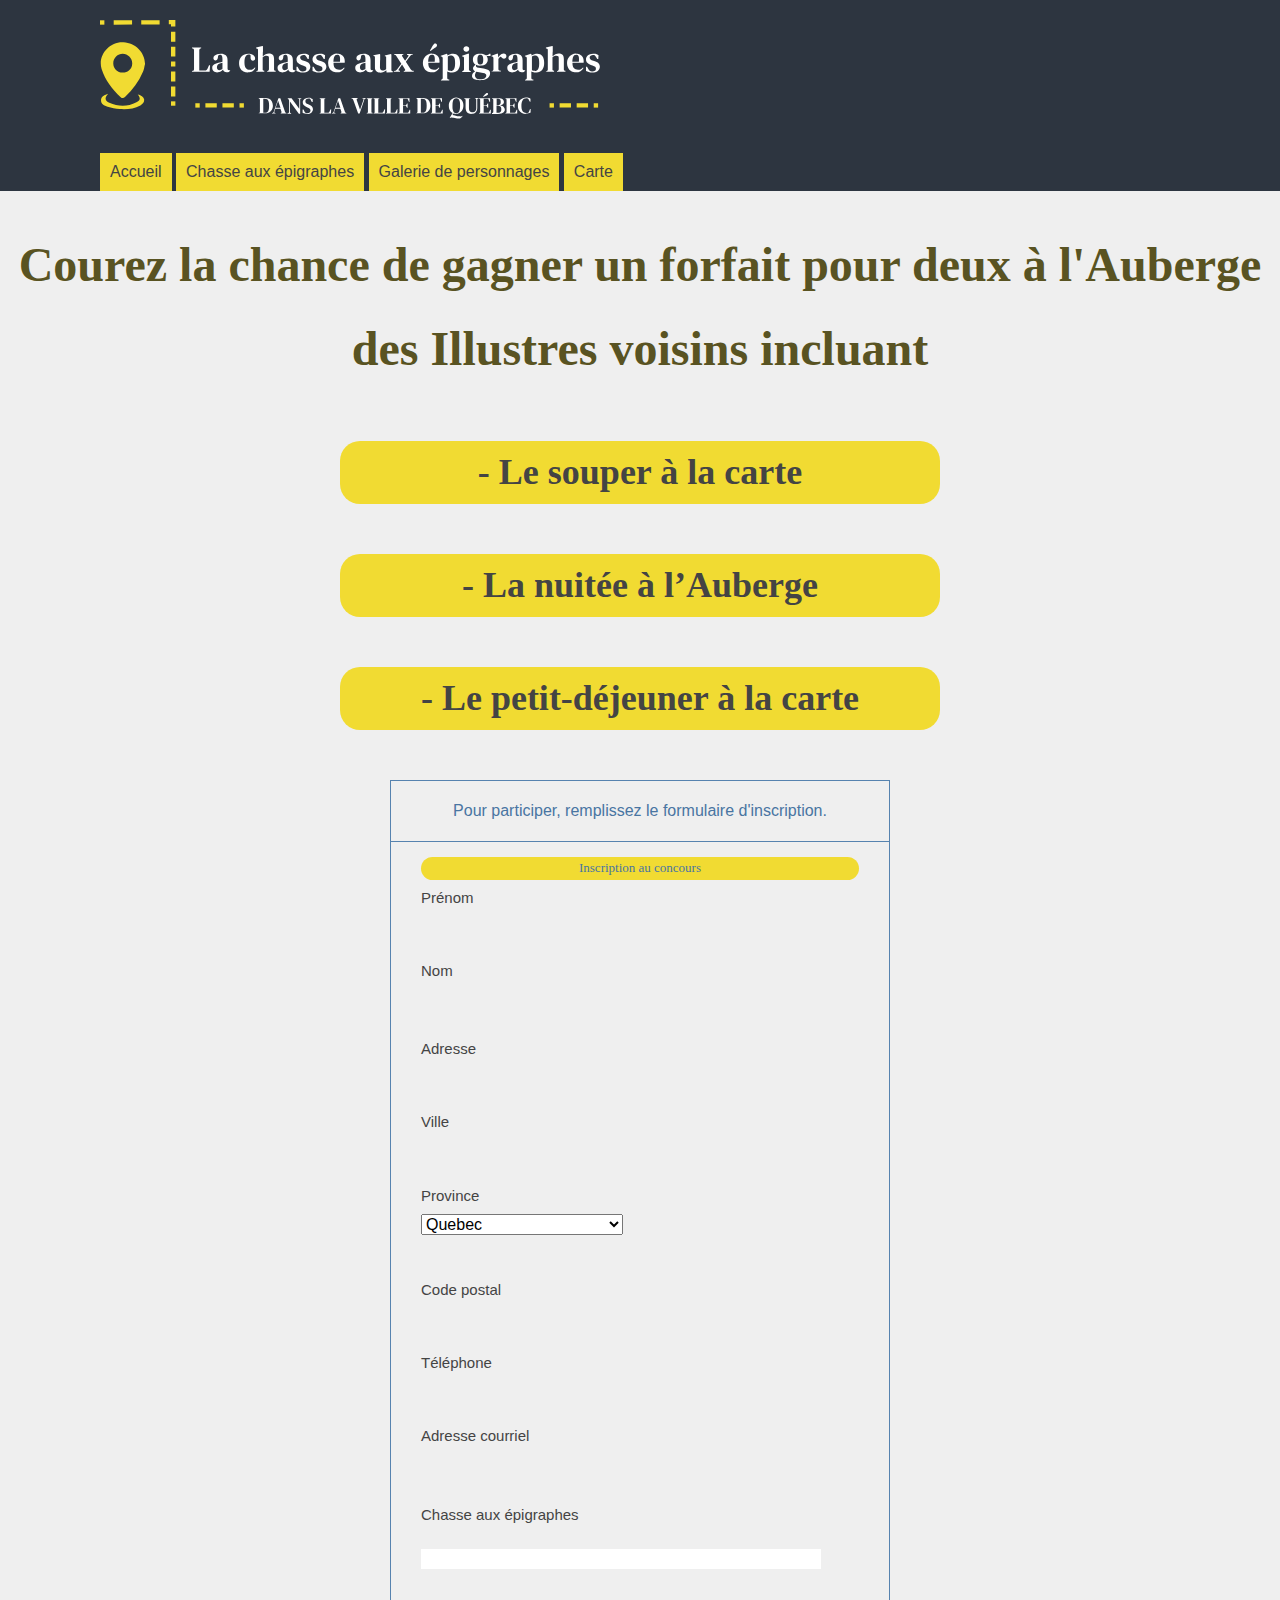
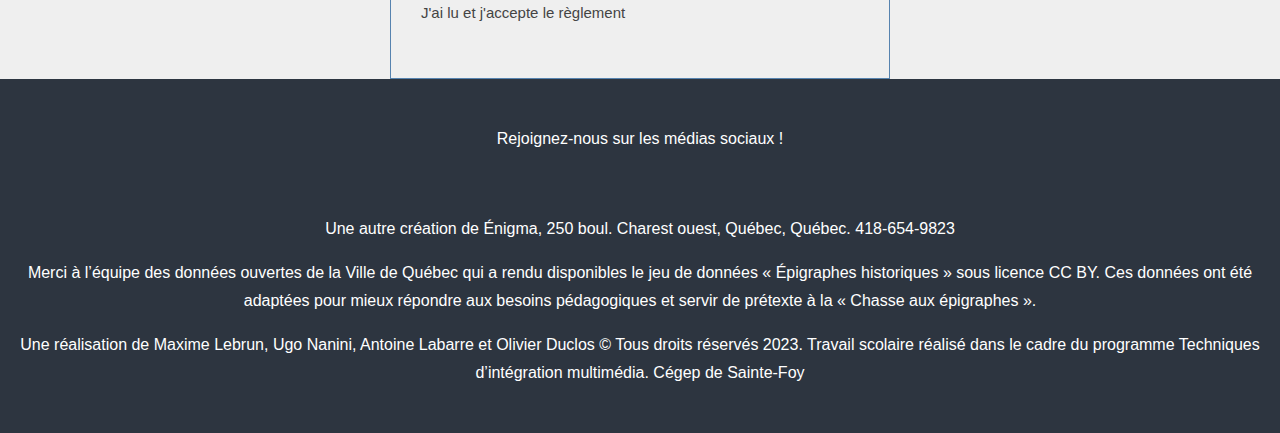
<file: concours/index.html>
<!DOCTYPE html>
<html lang="fr">

<head>
  <meta charset="UTF-8">
  <meta http-equiv="X-UA-Compatible" content="IE=edge">
  <meta name="viewport" content="width=device-width, initial-scale=1.0">
  <meta name="description"
    content="Chasse aux épigraphes est un jeu, une chasse aux trésors imaginée par Énigma, firme spécialisée en jeux sérieux. Les données proviennent des épigraphes historiques de la Ville de Québec. Il est réalisé par W, X, Y et Z, étudiants et étudiantes en première année du programme Techniques d’intégration multimédia.">
  <meta name="keywords"
    content="Énigma, chasse, épigraphes, données ouvertes, Chasse aux épigraphes, personnages historiques">
  <meta name="author" content="Énigma & le programme Techniques d’intégration multimédia du Cégep de Sainte-Foy">
  <title>Chasse aux épigraphes</title>
  <link rel="stylesheet" href="../assets/css/style-mandatD.css">
  <link rel="apple-touch-icon" sizes="180x180" href="../assets/images/favicon_chasse/apple-touch-icon.png">
  <link rel="icon" type="image/png" sizes="32x32" href="../assets/images/favicon_chasse/favicon-32x32.png">
  <link rel="icon" type="image/png" sizes="16x16" href="../assets/images//favicon_chasse/favicon-16x16.png">
  <script defer src="../assets/js/epigraphes.js"></script>
  <script defer src="../assets/js/chasse.js"></script>
  <script defer src="../assets/js/menu.js"></script>
  <script defer src="../assets/js/messagesErreur.js"></script>
</head>

<body class="body">
  <a href="#contenu" class="lienrapide screen-reader-only focusable">Allez au contenu</a>
  <header class="header">
    <svg id="Calque_2" data-name="Calque 2" xmlns="http://www.w3.org/2000/svg" viewBox="0 0 343 67.7">
      <defs>
        <style>
          .cls-1,
          .cls-2,
          .cls-3,
          .cls-4,
          .cls-5 {
            fill: none;
            stroke: #f1db32;
            stroke-miterlimit: 10;
            stroke-width: 3px;
          }

          .cls-2 {
            stroke-dasharray: 0 0 0 0 12.6 6.3 12.6 6.3;
          }

          .cls-6 {
            fill: #f1db32;
          }

          .cls-7 {
            fill: #fff;
          }

          .cls-3 {
            stroke-dasharray: 0 0 0 0 7.8 3.9 7.8 3.9;
          }

          .cls-4 {
            stroke-dasharray: 0 0 0 0 6.8 3.4 6.8 3.4;
          }

          .cls-5 {
            stroke-dasharray: 0 0 0 0 0 0 3.4 3.4 6.8 3.4 6.8 3.4;
          }
        </style>
      </defs>
      <g id="logo">
        <g id="signature">
          <path class="cls-7"
            d="M63.1,35.6v-.5l.5-.2c.4-.1,.6-.3,.7-.5,.1-.2,.2-.5,.2-.8v-12.8c0-.3,0-.6-.2-.8-.1-.2-.3-.3-.7-.5l-.5-.2v-.5h6.3v.5l-.5,.2c-.3,.1-.5,.3-.6,.5-.1,.2-.2,.5-.2,.8v13.9h3.7c.6,0,1-.1,1.3-.4,.3-.3,.6-.7,.8-1.2l.9-2.1h.7l-.3,4.5h-12.2Z" />
          <path class="cls-7"
            d="M80.4,36c-1,0-1.8-.3-2.4-.8-.7-.5-1-1.3-1-2.4s.4-1.6,1.2-2.2,2-1.2,3.7-1.5c.3,0,.6-.1,1-.2,.4,0,.8-.1,1.1-.2v-1.8c0-1.1-.1-1.9-.4-2.4-.3-.4-.7-.7-1.4-.7h0c-.4,0-.7,.1-.9,.4-.2,.2-.4,.6-.4,1.2v.3c-.1,.7-.3,1.2-.6,1.5-.3,.3-.7,.5-1.1,.5s-.8-.1-1-.4c-.3-.3-.4-.6-.4-1,0-.7,.2-1.3,.7-1.7s1.1-.8,1.9-1.1,1.6-.4,2.5-.4c1.5,0,2.6,.4,3.4,1.1,.8,.7,1.2,1.9,1.2,3.5v5.6c0,.7,.3,1.1,1,1.1h.6l.3,.3c-.3,.4-.6,.7-1,.9-.4,.2-.9,.3-1.5,.3s-1.3-.2-1.7-.5c-.4-.3-.7-.8-.8-1.4-.5,.6-1.1,1-1.6,1.4-.5,.4-1.2,.5-2,.5Zm1.5-1.6c.3,0,.7,0,1-.2s.7-.4,1.1-.8v-4c-.4,0-.9,.2-1.3,.3-.7,.2-1.3,.5-1.8,.9-.4,.5-.7,1.1-.7,1.8s.2,1.2,.5,1.5,.7,.5,1.2,.5Z" />
          <path class="cls-7"
            d="M101.5,36c-1.1,0-2.2-.2-3.1-.7-.9-.5-1.7-1.2-2.2-2.2-.5-1-.8-2.1-.8-3.5s.3-2.5,.9-3.5c.6-1,1.4-1.7,2.4-2.2,1-.5,2.1-.8,3.2-.8s1.8,.2,2.5,.5c.7,.3,1.2,.7,1.5,1.2,.4,.5,.5,1,.5,1.6s-.1,.8-.4,1.1c-.3,.3-.6,.4-1.1,.4s-.9-.2-1.1-.5c-.3-.3-.5-.8-.5-1.3,0-.3,0-.6,0-.9,0-.2,0-.5,0-.7,0-.3-.2-.5-.3-.6-.2-.1-.4-.2-.7-.2-1.1,0-1.9,.4-2.4,1.3-.6,.9-.8,2.2-.8,4.1s.3,2.9,.9,3.8c.6,.9,1.6,1.3,2.9,1.3s1.4-.1,1.9-.4,1-.7,1.4-1.3l.4,.3c-.4,1-1.1,1.8-1.9,2.3-.9,.5-1.9,.8-3.1,.8Z" />
          <path class="cls-7"
            d="M107.2,35.6v-.5h.3c.6-.3,.9-.7,.9-1.4v-13c0-.4,0-.6-.2-.8-.1-.2-.3-.3-.7-.4h-.4v-.6l4.3-1.1,.4,.2v3.6c-.1,0-.1,3.2-.1,3.2,.6-.5,1.2-.9,1.9-1.3,.7-.4,1.5-.5,2.3-.5s2,.3,2.6,.9c.6,.6,.9,1.6,.9,2.9v6.8c0,.3,0,.6,.2,.8,.1,.2,.4,.4,.7,.5h.2v.6h-5.8v-.5h.3c.6-.3,.9-.7,.9-1.4v-7.3c0-.7-.1-1.2-.4-1.4-.2-.3-.6-.4-1.2-.4s-.8,0-1.3,.2-.9,.4-1.4,.8v8.2c0,.3,0,.6,.2,.8,.1,.2,.4,.3,.7,.4h.2v.6h-5.8Z" />
          <path class="cls-7"
            d="M125.2,36c-1,0-1.8-.3-2.4-.8-.7-.5-1-1.3-1-2.4s.4-1.6,1.2-2.2,2-1.2,3.7-1.5c.3,0,.6-.1,1-.2,.4,0,.8-.1,1.1-.2v-1.8c0-1.1-.1-1.9-.4-2.4-.3-.4-.7-.7-1.4-.7h0c-.4,0-.7,.1-.9,.4-.2,.2-.4,.6-.4,1.2v.3c-.1,.7-.3,1.2-.6,1.5-.3,.3-.7,.5-1.1,.5s-.8-.1-1-.4c-.3-.3-.4-.6-.4-1,0-.7,.2-1.3,.7-1.7s1.1-.8,1.9-1.1,1.6-.4,2.5-.4c1.5,0,2.6,.4,3.4,1.1,.8,.7,1.2,1.9,1.2,3.5v5.6c0,.7,.3,1.1,1,1.1h.6l.3,.3c-.3,.4-.6,.7-1,.9-.4,.2-.9,.3-1.5,.3s-1.3-.2-1.7-.5c-.4-.3-.7-.8-.8-1.4-.5,.6-1.1,1-1.6,1.4-.5,.4-1.2,.5-2,.5Zm1.5-1.6c.3,0,.7,0,1-.2s.7-.4,1.1-.8v-4c-.4,0-.9,.2-1.3,.3-.7,.2-1.3,.5-1.8,.9-.4,.5-.7,1.1-.7,1.8s.2,1.2,.5,1.5,.7,.5,1.2,.5Z" />
          <path class="cls-7"
            d="M138.9,36c-.8,0-1.5,0-2.2-.3-.6-.2-1.3-.4-1.9-.7v-3h.7l.8,1.4c.3,.6,.7,1.1,1.1,1.4,.4,.3,.9,.5,1.6,.5s1.4-.2,1.9-.5c.5-.3,.7-.8,.7-1.4s-.2-1-.5-1.3c-.4-.3-1-.6-1.9-.9l-1.1-.4c-1-.3-1.8-.8-2.4-1.4-.6-.6-.9-1.4-.9-2.3s.2-1.4,.6-2c.4-.6,1-1.1,1.7-1.4s1.6-.5,2.7-.5,1.3,0,1.9,.2c.6,.2,1.2,.4,1.7,.7l-.2,2.7h-.7l-.8-1.4c-.3-.5-.5-.9-.8-1.1-.3-.2-.7-.3-1.3-.3s-1.1,.2-1.6,.5c-.5,.3-.7,.7-.7,1.3s.2,.9,.6,1.3,1,.6,1.9,.9l1.1,.3c1.2,.4,2.1,.9,2.6,1.5,.5,.6,.8,1.4,.8,2.3s-.5,2.2-1.4,2.9c-1,.7-2.3,1.1-4,1.1Z" />
          <path class="cls-7"
            d="M149.9,36c-.8,0-1.5,0-2.2-.3-.6-.2-1.3-.4-1.9-.7v-3h.7l.8,1.4c.3,.6,.7,1.1,1.1,1.4,.4,.3,.9,.5,1.6,.5s1.4-.2,1.9-.5c.5-.3,.7-.8,.7-1.4s-.2-1-.5-1.3c-.4-.3-1-.6-1.9-.9l-1.1-.4c-1-.3-1.8-.8-2.4-1.4-.6-.6-.9-1.4-.9-2.3s.2-1.4,.6-2c.4-.6,1-1.1,1.7-1.4s1.6-.5,2.7-.5,1.3,0,1.9,.2c.6,.2,1.2,.4,1.7,.7l-.2,2.7h-.7l-.8-1.4c-.3-.5-.5-.9-.8-1.1-.3-.2-.7-.3-1.3-.3s-1.1,.2-1.6,.5c-.5,.3-.7,.7-.7,1.3s.2,.9,.6,1.3,1,.6,1.9,.9l1.1,.3c1.2,.4,2.1,.9,2.6,1.5,.5,.6,.8,1.4,.8,2.3s-.5,2.2-1.4,2.9c-1,.7-2.3,1.1-4,1.1Z" />
          <path class="cls-7"
            d="M162.8,23.1c1.1,0,2,.2,2.7,.7,.8,.4,1.3,1,1.8,1.8,.4,.8,.6,1.6,.6,2.6s0,.4,0,.6c0,.2,0,.4-.1,.5h-7.6c0,1.7,.3,3,1,3.7,.6,.8,1.6,1.1,2.8,1.1s1.5-.1,2-.4c.5-.3,1-.7,1.4-1.2l.4,.4c-.5,.9-1.2,1.6-2.1,2.2s-1.9,.8-3.1,.8-2.2-.3-3.2-.8c-.9-.5-1.6-1.2-2.1-2.2-.5-1-.8-2.1-.8-3.4s.3-2.6,.9-3.5c.6-1,1.4-1.7,2.3-2.2,1-.5,1.9-.8,3-.8Zm-.1,.7c-.5,0-.9,.1-1.3,.4-.4,.3-.6,.8-.9,1.5-.2,.7-.3,1.7-.4,2.9h4.5c.2-1.7,.1-2.9-.2-3.7-.3-.8-.9-1.1-1.8-1.1Z" />
          <path class="cls-7"
            d="M178.5,36c-1,0-1.8-.3-2.4-.8-.7-.5-1-1.3-1-2.4s.4-1.6,1.2-2.2,2-1.2,3.7-1.5c.3,0,.6-.1,1-.2,.4,0,.8-.1,1.1-.2v-1.8c0-1.1-.1-1.9-.4-2.4-.3-.4-.7-.7-1.4-.7h0c-.4,0-.7,.1-.9,.4s-.4,.6-.4,1.2v.3c-.1,.7-.3,1.2-.6,1.5-.3,.3-.7,.5-1.1,.5s-.8-.1-1-.4c-.3-.3-.4-.6-.4-1,0-.7,.2-1.3,.7-1.7,.5-.5,1.1-.8,1.9-1.1s1.6-.4,2.5-.4c1.5,0,2.6,.4,3.4,1.1,.8,.7,1.2,1.9,1.2,3.5v5.6c0,.7,.3,1.1,1,1.1h.6l.3,.3c-.3,.4-.6,.7-1,.9-.4,.2-.9,.3-1.5,.3s-1.3-.2-1.7-.5c-.4-.3-.7-.8-.8-1.4-.5,.6-1.1,1-1.6,1.4s-1.2,.5-2,.5Zm1.5-1.6c.3,0,.7,0,1-.2s.7-.4,1.1-.8v-4c-.4,0-.9,.2-1.3,.3-.7,.2-1.3,.5-1.8,.9-.4,.5-.7,1.1-.7,1.8s.2,1.2,.5,1.5c.3,.3,.7,.5,1.2,.5Z" />
          <path class="cls-7"
            d="M192.1,36c-.7,0-1.3-.1-1.8-.4-.5-.2-1-.6-1.3-1.2-.3-.6-.5-1.3-.4-2.2v-6.3c0-.4,0-.6-.1-.8-.1-.2-.3-.3-.6-.4h-.3v-.6l4.3-.8,.3,.3v3.6c-.1,0-.1,5.7-.1,5.7,0,.6,.2,1,.5,1.3,.3,.3,.7,.4,1.2,.4s.9,0,1.3-.2c.4-.1,.8-.4,1.2-.6v-7.8c0-.4,0-.7,0-.8-.1-.2-.3-.3-.6-.4h-.3v-.5l4.2-.9,.3,.3v3.6c0,0,0,6.6,0,6.6,0,.4,0,.6,.1,.8,0,.2,.3,.4,.6,.5h.3v.6l-4.3,.3-.2-1.6c-.6,.5-1.2,.9-1.9,1.2s-1.4,.5-2.3,.5Z" />
          <path class="cls-7"
            d="M201.6,35.6v-.5l.7-.2c.4,0,.7-.2,.9-.4,.2-.2,.5-.4,.7-.7l2.8-3.8-3.3-5.2c-.2-.3-.3-.4-.5-.6-.2-.1-.4-.2-.7-.3h-.4v-.6h6.3v.5h-.4c-.3,.2-.5,.3-.5,.5,0,.2,0,.4,.2,.7l1.9,3,2.1-2.9c.2-.3,.3-.5,.3-.7s-.2-.3-.5-.4l-.6-.2v-.5h3.9v.5h-.6c-.4,.2-.6,.3-.8,.5-.2,.2-.4,.4-.6,.7l-2.7,3.6,3.3,5.2c.4,.6,.9,1,1.6,1.1h.5v.6h-6.8v-.5h.4c.3-.2,.5-.3,.6-.5,0-.2,0-.4-.2-.7l-2-3.2-2.2,3.2c-.2,.3-.2,.5-.2,.7,0,.2,.2,.3,.5,.4h.5v.6h-4Z" />
          <path class="cls-7"
            d="M227.8,23.1c1.1,0,2,.2,2.7,.7,.8,.4,1.3,1,1.8,1.8,.4,.8,.6,1.6,.6,2.6s0,.4,0,.6c0,.2,0,.4-.1,.5h-7.6c0,1.7,.3,3,1,3.7,.6,.8,1.6,1.1,2.8,1.1s1.5-.1,2-.4c.5-.3,1-.7,1.4-1.2l.4,.4c-.5,.9-1.2,1.6-2.1,2.2s-1.9,.8-3.1,.8-2.2-.3-3.2-.8c-.9-.5-1.6-1.2-2.1-2.2-.5-1-.8-2.1-.8-3.4s.3-2.6,.9-3.5c.6-1,1.4-1.7,2.3-2.2,1-.5,1.9-.8,3-.8Zm-.1,.7c-.5,0-.9,.1-1.3,.4-.4,.3-.6,.8-.9,1.5-.2,.7-.3,1.7-.4,2.9h4.5c.2-1.7,.1-2.9-.2-3.7-.3-.8-.9-1.1-1.8-1.1Zm-1.4-2.8c.3-.5,.6-1,.9-1.5,.3-.5,.7-1.2,1.1-2,.3-.5,.6-.9,.8-1.1,.3-.2,.6-.3,.9-.3s.6,.1,.8,.3c.2,.2,.4,.5,.4,.8s-.1,.6-.3,.9c-.2,.3-.6,.6-1.1,.9-.7,.5-1.3,1-1.7,1.3s-.9,.7-1.3,1l-.5-.4Z" />
          <path class="cls-7"
            d="M233.9,41.5v-.5h.3c.3-.2,.6-.3,.7-.5,.1-.2,.2-.5,.2-.8,0-.7,0-1.3,0-2,0-.6,0-1.2,0-1.8v-8.3c0-.4,0-.8,0-1.3,0-.4,0-.6-.2-.8s-.3-.3-.7-.4h-.4v-.5l4.1-1.5,.3,.3,.2,.9c1.2-.8,2.5-1.2,3.9-1.2s2.6,.5,3.4,1.6c.9,1.1,1.3,2.7,1.3,4.8s-.5,3.6-1.4,4.8c-1,1.1-2.2,1.7-3.9,1.7s-1.3,0-1.9-.2c-.6-.1-1.1-.3-1.6-.5v.8c0,.5,0,1.1,0,1.6,0,.6,0,1.2,0,1.9s.3,1.1,.9,1.3h.5v.6h-6Zm6.8-6.5c.9,0,1.6-.4,2.1-1.2,.5-.8,.8-2.2,.8-4.2s-.2-3.3-.7-4.1c-.5-.8-1.2-1.2-2.1-1.2s-.7,0-1,.2-.8,.3-1.2,.5v9.5c.7,.3,1.4,.4,2.1,.4Z" />
          <path class="cls-7"
            d="M248.4,35.6v-.5h.4c.3-.2,.6-.4,.7-.6,.1-.2,.2-.5,.2-.8v-6.1c0-.4,0-.9,0-1.4,0-.3,0-.6-.2-.8-.1-.2-.4-.3-.7-.4h-.4v-.5l4.4-1.5,.3,.3v3.6c0,0,0,6.8,0,6.8,0,.3,0,.6,.2,.8s.3,.4,.7,.5h.3v.6h-5.8Zm2.9-13.9c-.6,0-1-.2-1.4-.5-.4-.4-.6-.8-.6-1.3s.2-1,.6-1.4c.4-.3,.9-.5,1.4-.5s1,.2,1.4,.5,.6,.8,.6,1.4-.2,1-.6,1.3-.9,.5-1.4,.5Z" />
          <path class="cls-7"
            d="M260.8,31.3c-1.1,0-2.1-.2-2.9-.6v.9c0,.5,.3,.8,.8,.9l4.5,.8c.9,.2,1.6,.4,2.3,.6s1.2,.6,1.5,1c.4,.4,.6,1,.6,1.8s-.3,1.6-.8,2.3c-.5,.7-1.3,1.3-2.3,1.7-1,.4-2.3,.6-3.9,.6s-2.4-.1-3.2-.4c-.8-.3-1.3-.6-1.7-1.1s-.5-.9-.5-1.4,.2-1.2,.6-1.8c.4-.6,.9-1.1,1.6-1.5-1-.4-1.5-1-1.5-1.8s0-.6,.2-.9c.2-.3,.3-.5,.6-.8l.9-1.1c-1.2-.7-1.8-1.8-1.8-3.3s.4-2.2,1.3-3c.9-.8,2.1-1.1,3.8-1.1s2.9,.4,3.8,1.1c.5,0,1-.2,1.5-.4,.5-.2,.9-.4,1.3-.8l.4,.3v1.4h-2.7c.5,.7,.8,1.5,.8,2.5s-.4,2.2-1.3,2.9c-.9,.8-2.1,1.1-3.8,1.1Zm-3.6,6.5c0,.9,.3,1.6,.9,2.1,.6,.5,1.5,.7,2.8,.7s2.5-.2,3.1-.7c.7-.5,1-1.1,1-1.8s-.2-.8-.5-1.1-.9-.5-1.7-.6l-4.5-.9c0,0-.1,0-.2,0-.3,.3-.5,.7-.6,1.2-.2,.4-.3,.9-.3,1.3Zm3.6-7.2c.7,0,1.2-.3,1.6-.8,.3-.5,.5-1.4,.5-2.6s-.2-2.1-.5-2.6-.8-.8-1.5-.8-1.2,.3-1.5,.8c-.3,.5-.5,1.4-.5,2.6s.2,2.1,.5,2.6c.3,.5,.8,.8,1.5,.8Z" />
          <path class="cls-7"
            d="M268.6,35.6v-.5h.4c.3-.2,.6-.4,.7-.6,.1-.2,.2-.5,.2-.8v-7.4c0-.4,0-.7-.2-.8s-.3-.3-.7-.4h-.4v-.6l4.1-1.5,.3,.3,.2,2.2v.2c.3-.5,.6-.9,1-1.3s.8-.7,1.3-1c.5-.3,.9-.4,1.4-.4s1.1,.2,1.4,.5c.3,.3,.5,.8,.5,1.3s-.2,1-.5,1.3c-.3,.3-.7,.4-1.2,.4-.7,0-1.3-.3-1.7-.9h0c-.2-.3-.4-.4-.6-.4s-.4,0-.6,.3c-.2,.2-.3,.4-.5,.6-.1,.2-.3,.5-.4,.8v6.6c0,.3,0,.6,.2,.8s.4,.4,.7,.4l.8,.2v.5h-6.3Z" />
          <path class="cls-7"
            d="M282.8,36c-1,0-1.8-.3-2.4-.8-.7-.5-1-1.3-1-2.4s.4-1.6,1.2-2.2,2-1.2,3.7-1.5c.3,0,.6-.1,1-.2,.4,0,.8-.1,1.1-.2v-1.8c0-1.1-.1-1.9-.4-2.4-.3-.4-.7-.7-1.4-.7h0c-.4,0-.7,.1-.9,.4s-.4,.6-.4,1.2v.3c-.1,.7-.3,1.2-.6,1.5-.3,.3-.7,.5-1.1,.5s-.8-.1-1-.4c-.3-.3-.4-.6-.4-1,0-.7,.2-1.3,.7-1.7,.5-.5,1.1-.8,1.9-1.1s1.6-.4,2.5-.4c1.5,0,2.6,.4,3.4,1.1,.8,.7,1.2,1.9,1.2,3.5v5.6c0,.7,.3,1.1,1,1.1h.6l.3,.3c-.3,.4-.6,.7-1,.9-.4,.2-.9,.3-1.5,.3s-1.3-.2-1.7-.5c-.4-.3-.7-.8-.8-1.4-.5,.6-1.1,1-1.6,1.4s-1.2,.5-2,.5Zm1.5-1.6c.3,0,.7,0,1-.2s.7-.4,1.1-.8v-4c-.4,0-.9,.2-1.3,.3-.7,.2-1.3,.5-1.8,.9-.4,.5-.7,1.1-.7,1.8s.2,1.2,.5,1.5c.3,.3,.7,.5,1.2,.5Z" />
          <path class="cls-7"
            d="M291.6,41.5v-.5h.3c.3-.2,.6-.3,.7-.5,.1-.2,.2-.5,.2-.8,0-.7,0-1.3,0-2,0-.6,0-1.2,0-1.8v-8.3c0-.4,0-.8,0-1.3,0-.4,0-.6-.2-.8s-.3-.3-.7-.4h-.4v-.5l4.1-1.5,.3,.3,.2,.9c1.2-.8,2.5-1.2,3.9-1.2s2.6,.5,3.4,1.6c.9,1.1,1.3,2.7,1.3,4.8s-.5,3.6-1.4,4.8c-1,1.1-2.2,1.7-3.9,1.7s-1.3,0-1.9-.2c-.6-.1-1.1-.3-1.6-.5v.8c0,.5,0,1.1,0,1.6,0,.6,0,1.2,0,1.9s.3,1.1,.9,1.3h.5v.6h-6Zm6.8-6.5c.9,0,1.6-.4,2.1-1.2,.5-.8,.8-2.2,.8-4.2s-.2-3.3-.7-4.1c-.5-.8-1.2-1.2-2.1-1.2s-.7,0-1,.2-.8,.3-1.2,.5v9.5c.7,.3,1.4,.4,2.1,.4Z" />
          <path class="cls-7"
            d="M306,35.6v-.5h.3c.6-.3,.9-.7,.9-1.4v-13c0-.4,0-.6-.2-.8-.1-.2-.3-.3-.7-.4h-.4v-.6l4.3-1.1,.4,.2v3.6c-.1,0-.1,3.2-.1,3.2,.6-.5,1.2-.9,1.9-1.3,.7-.4,1.5-.5,2.3-.5s2,.3,2.6,.9c.6,.6,.9,1.6,.9,2.9v6.8c0,.3,0,.6,.2,.8s.4,.4,.7,.5h.2v.6h-5.8v-.5h.3c.6-.3,.9-.7,.9-1.4v-7.3c0-.7-.1-1.2-.4-1.4-.2-.3-.6-.4-1.2-.4s-.8,0-1.3,.2-.9,.4-1.4,.8v8.2c0,.3,0,.6,.2,.8s.4,.3,.7,.4h.2v.6h-5.8Z" />
          <path class="cls-7"
            d="M326.7,23.1c1.1,0,2,.2,2.7,.7,.8,.4,1.3,1,1.8,1.8,.4,.8,.6,1.6,.6,2.6s0,.4,0,.6c0,.2,0,.4-.1,.5h-7.6c0,1.7,.3,3,1,3.7,.6,.8,1.6,1.1,2.8,1.1s1.5-.1,2-.4c.5-.3,1-.7,1.4-1.2l.4,.4c-.5,.9-1.2,1.6-2.1,2.2s-1.9,.8-3.1,.8-2.2-.3-3.2-.8c-.9-.5-1.6-1.2-2.1-2.2-.5-1-.8-2.1-.8-3.4s.3-2.6,.9-3.5c.6-1,1.4-1.7,2.3-2.2,1-.5,1.9-.8,3-.8Zm-.1,.7c-.5,0-.9,.1-1.3,.4-.4,.3-.6,.8-.9,1.5-.2,.7-.3,1.7-.4,2.9h4.5c.2-1.7,.1-2.9-.2-3.7-.3-.8-.9-1.1-1.8-1.1Z" />
          <path class="cls-7"
            d="M337.5,36c-.8,0-1.5,0-2.2-.3-.6-.2-1.3-.4-1.9-.7v-3h.7l.8,1.4c.3,.6,.7,1.1,1.1,1.4,.4,.3,.9,.5,1.6,.5s1.4-.2,1.9-.5c.5-.3,.7-.8,.7-1.4s-.2-1-.5-1.3c-.4-.3-1-.6-1.9-.9l-1.1-.4c-1-.3-1.8-.8-2.4-1.4-.6-.6-.9-1.4-.9-2.3s.2-1.4,.6-2c.4-.6,1-1.1,1.7-1.4s1.6-.5,2.7-.5,1.3,0,1.9,.2c.6,.2,1.2,.4,1.7,.7l-.2,2.7h-.7l-.8-1.4c-.3-.5-.5-.9-.8-1.1-.3-.2-.7-.3-1.3-.3s-1.1,.2-1.6,.5c-.5,.3-.7,.7-.7,1.3s.2,.9,.6,1.3,1,.6,1.9,.9l1.1,.3c1.2,.4,2.1,.9,2.6,1.5,.5,.6,.8,1.4,.8,2.3s-.5,2.2-1.4,2.9c-1,.7-2.3,1.1-4,1.1Z" />
        </g>
        <g id="soustitre_quebec">
          <g>
            <path class="cls-7"
              d="M108.9,64.1v-.3h.3c.3-.2,.5-.5,.5-.9,0-.6,0-1.2,0-1.9v-4.4c0-.6,0-1.2,0-1.9,0-.4-.2-.7-.5-.8h-.3v-.4h4.2c1.1,0,2.1,.2,2.9,.6,.8,.4,1.4,1,1.9,1.8,.4,.8,.7,1.7,.7,2.8s-.2,2.1-.7,2.9c-.5,.8-1.1,1.4-2,1.8-.9,.4-1.9,.6-3,.6h-3.9Zm3.2-.5h.8c.8,0,1.4-.1,1.8-.4,.5-.3,.8-.8,1-1.5s.3-1.7,.3-2.9-.1-2.2-.3-2.9c-.2-.7-.6-1.2-1-1.5-.5-.3-1.1-.4-1.8-.4h-.9c0,.7,0,1.5,0,2.2v5.2c0,.8,0,1.5,0,2.3Z" />
            <path class="cls-7"
              d="M118,64.1v-.3h.4c.2-.2,.4-.3,.5-.4s.2-.3,.3-.5l3.2-9.3h1.3l3.2,9.4c0,.2,.2,.4,.3,.5,.1,.1,.3,.2,.5,.3h.2v.4h-4.1v-.3h.3c.2-.2,.4-.3,.4-.4,0-.2,0-.4,0-.6l-.7-2.1h-3.5l-.7,2c0,.2,0,.4,0,.6,0,.1,.2,.3,.4,.4h.4v.4h-2.4Zm2.6-3.9h3.2l-1.6-4.8-1.7,4.8Z" />
            <path class="cls-7"
              d="M128.7,64.1v-.3h.5c.2-.2,.3-.3,.4-.4,0-.1,.1-.3,.1-.5v-7.7c0-.2-.2-.4-.2-.5,0-.1-.1-.2-.2-.3s-.2-.2-.3-.3l-.3-.2v-.3h2.7l5.3,7.3v-5.9c0-.2,0-.4-.1-.6,0-.2-.2-.3-.4-.3h-.5v-.4h2.4v.3h-.4c-.2,.2-.3,.3-.4,.4,0,.2,0,.3,0,.6v9.3h-.9l-6.1-8.4v7c0,.2,0,.4,0,.6s.2,.3,.4,.3h.4v.5h-2.5Z" />
            <path class="cls-7"
              d="M142.3,64.4c-.6,0-1.2,0-1.8-.2-.6-.1-1.1-.3-1.5-.6v-2.2h.6l.5,1.1c.1,.3,.3,.6,.5,.8s.4,.4,.6,.5c.2,0,.4,.1,.5,.2,.2,0,.3,0,.6,0,.7,0,1.2-.2,1.5-.5s.6-.8,.6-1.3-.1-.9-.4-1.2c-.3-.3-.7-.6-1.3-.8l-.7-.3c-.9-.4-1.6-.9-2.1-1.4-.5-.5-.8-1.2-.8-2.1s.2-1.2,.5-1.6c.3-.5,.8-.8,1.4-1,.6-.2,1.2-.4,2-.4s1.1,0,1.6,.2c.5,.1,.9,.4,1.3,.6v2h-.6l-.6-1.2c-.2-.4-.3-.6-.5-.8-.2-.2-.3-.3-.6-.3-.1,0-.2,0-.3,0,0,0-.2,0-.4,0-.5,0-1,.2-1.4,.5-.4,.3-.6,.7-.6,1.3s.1,.9,.4,1.2c.3,.3,.7,.6,1.2,.8l.7,.3c1,.4,1.8,.9,2.2,1.4,.4,.5,.7,1.2,.7,1.9s-.4,1.7-1.1,2.3c-.7,.6-1.7,.9-3,.9Z" />
            <path class="cls-7"
              d="M150.7,64.1v-.3h.3c.2-.2,.4-.3,.4-.4s0-.3,0-.5v-8.1c0-.2,0-.4,0-.5,0-.1-.2-.2-.4-.3h-.3v-.4h4v.3h-.3c-.2,.2-.3,.3-.4,.4s-.1,.3-.1,.5v8.8h2.4c.4,0,.6,0,.8-.3s.4-.4,.5-.8l.6-1.3h.4l-.2,2.9h-7.7Z" />
            <path class="cls-7"
              d="M159.1,64.1v-.3h.4c.2-.2,.4-.3,.5-.4s.2-.3,.3-.5l3.2-9.3h1.3l3.2,9.4c0,.2,.2,.4,.3,.5,.1,.1,.3,.2,.5,.3h.2v.4h-4.1v-.3h.3c.2-.2,.4-.3,.4-.4s0-.4,0-.6l-.7-2.1h-3.5l-.7,2c0,.2,0,.4,0,.6,0,.1,.2,.3,.4,.4h.4v.4h-2.4Zm2.6-3.9h3.2l-1.6-4.8-1.7,4.8Z" />
            <path class="cls-7"
              d="M177.1,64.1l-3.4-9.4c-.1-.4-.4-.7-.8-.8h-.4v-.4h4.4v.3h-.4c-.2,.2-.4,.3-.4,.4,0,.2,0,.4,0,.6l2.3,6.8,2.3-6.8c0-.2,.1-.4,.1-.6,0-.2-.1-.3-.4-.3h-.4v-.4h2.4v.3h-.4c-.2,.1-.4,.2-.5,.4s-.2,.3-.2,.5l-3.2,9.4h-1.1Z" />
            <path class="cls-7"
              d="M183,64.1v-.3h.3c.2-.2,.4-.3,.4-.4s.1-.3,.1-.5v-8.1c0-.2,0-.4-.1-.5,0-.1-.2-.2-.4-.3h-.3v-.4h4v.3h-.3c-.2,.2-.3,.3-.4,.4,0,.1-.1,.3-.1,.5v8.1c0,.2,0,.4,.1,.5s.2,.2,.4,.3h.3v.4h-4Z" />
            <path class="cls-7"
              d="M187.7,64.1v-.3h.3c.2-.2,.4-.3,.4-.4,0-.1,0-.3,0-.5v-8.1c0-.2,0-.4,0-.5,0-.1-.2-.2-.4-.3h-.3v-.4h4v.3h-.3c-.2,.2-.3,.3-.4,.4s-.1,.3-.1,.5v8.8h2.4c.4,0,.6,0,.8-.3,.2-.2,.4-.4,.5-.8l.6-1.3h.4l-.2,2.9h-7.7Z" />
            <path class="cls-7"
              d="M196.2,64.1v-.3h.3c.2-.2,.4-.3,.4-.4,0-.1,0-.3,0-.5v-8.1c0-.2,0-.4,0-.5,0-.1-.2-.2-.4-.3h-.3v-.4h4v.3h-.3c-.2,.2-.3,.3-.4,.4s-.1,.3-.1,.5v8.8h2.4c.4,0,.6,0,.8-.3,.2-.2,.4-.4,.5-.8l.6-1.3h.4l-.2,2.9h-7.7Z" />
            <path class="cls-7"
              d="M204.7,64.1v-.3h.3c.2-.2,.3-.3,.4-.4s.1-.3,.1-.6v-8c0-.2,0-.4-.1-.5,0-.1-.2-.2-.4-.3h-.3v-.4h7.6v2.6c.1,0-.3,0-.3,0l-.6-1.4c0-.2-.2-.4-.3-.5-.1-.1-.3-.2-.5-.2h-2.7c0,.7,0,1.3,0,2v2.4h1.6c.2,0,.4,0,.5-.2,.1-.1,.2-.3,.3-.5l.3-.6h.4v3h-.4l-.3-.6c0-.2-.2-.3-.3-.5-.1-.1-.3-.2-.5-.2h-1.6v2c0,.6,0,1,0,1.5,0,.4,0,.9,0,1.3h3.1c.2,0,.4,0,.5-.2s.2-.3,.3-.5l.6-1.4h.4v2.6h-8Z" />
            <path class="cls-7"
              d="M217,64.1v-.3h.3c.3-.2,.5-.5,.5-.9,0-.6,0-1.2,0-1.9v-4.4c0-.6,0-1.2,0-1.9,0-.4-.2-.7-.5-.8h-.3v-.4h4.2c1.1,0,2.1,.2,2.9,.6s1.4,1,1.9,1.8c.4,.8,.7,1.7,.7,2.8s-.2,2.1-.7,2.9c-.5,.8-1.1,1.4-2,1.8s-1.9,.6-3,.6h-3.9Zm3.2-.5h.8c.8,0,1.4-.1,1.8-.4,.5-.3,.8-.8,1-1.5,.2-.7,.3-1.7,.3-2.9s-.1-2.2-.3-2.9c-.2-.7-.6-1.2-1-1.5-.5-.3-1.1-.4-1.8-.4h-.9c0,.7,0,1.5,0,2.2v5.2c0,.8,0,1.5,0,2.3Z" />
            <path class="cls-7"
              d="M227,64.1v-.3h.3c.2-.2,.3-.3,.4-.4s.1-.3,.1-.6v-8c0-.2,0-.4-.1-.5,0-.1-.2-.2-.4-.3h-.3v-.4h7.6v2.6c.1,0-.3,0-.3,0l-.6-1.4c0-.2-.2-.4-.3-.5-.1-.1-.3-.2-.5-.2h-2.7c0,.7,0,1.3,0,2v2.4h1.6c.2,0,.4,0,.5-.2,.1-.1,.2-.3,.3-.5l.3-.6h.4v3h-.4l-.3-.6c0-.2-.2-.3-.3-.5-.1-.1-.3-.2-.5-.2h-1.6v2c0,.6,0,1,0,1.5,0,.4,0,.9,0,1.3h3.1c.2,0,.4,0,.5-.2s.2-.3,.3-.5l.6-1.4h.4v2.6h-8Z" />
            <path class="cls-7"
              d="M244.4,64.4c-.7,0-1.3-.1-1.9-.3l-.8,1c.7,.2,1.5,.3,2.3,.5s1.7,.4,2.5,.5c.4,0,.7,.1,.9,.1,.2,0,.4,0,.6-.2l.5-.3,.2,.3-.8,.8c-.2,.2-.5,.4-.7,.6-.2,.1-.5,.2-.8,.2s-.5,0-.9,0-.8-.1-1.3-.2-1-.2-1.5-.3c-.5-.1-.9-.2-1.3-.3-.2,0-.3,0-.5,0-.2,0-.3,0-.4,.2l-.3,.2-.3-.2,2-3.2c-.8-.4-1.4-1-1.9-1.9s-.7-1.9-.7-3.1,.1-1.7,.4-2.4,.7-1.3,1.1-1.7,1-.8,1.6-1.1c.6-.2,1.2-.4,1.9-.4s1.3,.1,1.9,.4c.6,.2,1.1,.6,1.6,1,.5,.5,.8,1,1.1,1.7s.4,1.5,.4,2.4-.1,1.7-.4,2.4-.7,1.3-1.1,1.7c-.5,.5-1,.8-1.6,1.1-.6,.2-1.2,.4-1.9,.4Zm0-.5c.6,0,1.1-.2,1.5-.5,.4-.3,.6-.8,.8-1.6,.2-.7,.3-1.8,.3-3s0-2.3-.3-3c-.2-.7-.4-1.3-.8-1.6-.4-.3-.9-.5-1.5-.5s-1.1,.2-1.5,.5c-.4,.3-.7,.8-.8,1.6-.2,.7-.3,1.7-.3,3s0,2.3,.3,3c.2,.7,.4,1.3,.8,1.6,.4,.3,.9,.5,1.5,.5Z" />
            <path class="cls-7"
              d="M254.8,64.4c-.8,0-1.5-.1-2.1-.4-.6-.3-1.1-.7-1.4-1.4s-.5-1.4-.5-2.5v-3.5c0-.6,0-1.2,0-1.8,0-.4-.2-.7-.6-.8h-.4v-.4h4.3v.3h-.4c-.4,.2-.6,.5-.6,.9,0,.6,0,1.2,0,1.8v3.8c0,1,.2,1.8,.6,2.2,.4,.5,1,.7,1.8,.7s1.5-.2,1.9-.7c.5-.5,.7-1.2,.7-2.2v-5.6c0-.2,0-.4-.1-.6,0-.2-.2-.3-.4-.3h-.4v-.4h2.5v.3h-.4c-.2,.1-.3,.2-.4,.4s-.1,.3-.1,.5v5.5c0,1.3-.3,2.3-1,3-.7,.7-1.6,1.1-2.8,1.1Z" />
            <path class="cls-7"
              d="M260,64.1v-.3h.3c.2-.2,.3-.3,.4-.4s.1-.3,.1-.6v-8c0-.2,0-.4-.1-.5,0-.1-.2-.2-.4-.3h-.3v-.4h7.6v2.6c.1,0-.3,0-.3,0l-.6-1.4c0-.2-.2-.4-.3-.5-.1-.1-.3-.2-.5-.2h-2.7c0,.7,0,1.3,0,2v2.4h1.6c.2,0,.4,0,.5-.2,.1-.1,.2-.3,.3-.5l.3-.6h.4v3h-.4l-.3-.6c0-.2-.2-.3-.3-.5-.1-.1-.3-.2-.5-.2h-1.6v2c0,.6,0,1,0,1.5,0,.4,0,.9,0,1.3h3.1c.2,0,.4,0,.5-.2s.2-.3,.3-.5l.6-1.4h.4v2.6h-8Zm2.8-11.7c.3-.3,.6-.6,.8-.8,.3-.3,.5-.6,.8-.8,.3-.3,.5-.5,.6-.6,.2,0,.3-.1,.5-.1s.4,0,.5,.2,.2,.3,.2,.5,0,.3-.2,.5c-.1,.2-.4,.3-.7,.5-.4,.2-.8,.3-1.1,.5-.4,.2-.8,.3-1.1,.5l-.2-.3Z" />
            <path class="cls-7"
              d="M268.9,64.1v-.3h.3c.2-.2,.4-.3,.5-.4s.1-.3,.1-.6c0-.6,0-1.2,0-1.8v-2.4c0-.6,0-1.2,0-1.8,0-.6,0-1.2,0-1.8s0-.5-.1-.6c0-.1-.2-.2-.5-.3h-.3v-.4h4.5c1.3,0,2.2,.2,2.8,.7s.9,1.1,.9,1.8-.2,1.1-.6,1.5c-.4,.4-1.1,.8-2.1,1,1.2,.1,2,.4,2.5,.9s.8,1.1,.8,1.8,0,.7-.2,1c-.2,.3-.4,.7-.8,1s-.8,.5-1.4,.7c-.6,.2-1.4,.3-2.3,.3h-4Zm3.1-5.7h.8c.7,0,1.2-.2,1.6-.5,.3-.3,.5-.9,.5-1.7s-.1-1.4-.4-1.7c-.3-.3-.8-.5-1.4-.5h-1v4.4Zm0,5.3h.9c.8,0,1.4-.2,1.8-.6,.4-.4,.6-1,.6-1.9s-.2-1.4-.6-1.8c-.4-.3-1-.5-1.9-.5h-.8v4.8Z" />
            <path class="cls-7"
              d="M278.1,64.1v-.3h.3c.2-.2,.3-.3,.4-.4s.1-.3,.1-.6v-8c0-.2,0-.4-.1-.5,0-.1-.2-.2-.4-.3h-.3v-.4h7.6v2.6c.1,0-.3,0-.3,0l-.6-1.4c0-.2-.2-.4-.3-.5-.1-.1-.3-.2-.5-.2h-2.7c0,.7,0,1.3,0,2v2.4h1.6c.2,0,.4,0,.5-.2,.1-.1,.2-.3,.3-.5l.3-.6h.4v3h-.4l-.3-.6c0-.2-.2-.3-.3-.5-.1-.1-.3-.2-.5-.2h-1.6v2c0,.6,0,1,0,1.5,0,.4,0,.9,0,1.3h3.1c.2,0,.4,0,.5-.2s.2-.3,.3-.5l.6-1.4h.4v2.6h-8Z" />
            <path class="cls-7"
              d="M292.2,64.4c-1,0-2-.2-2.8-.6-.8-.4-1.5-1.1-2-1.9-.5-.8-.7-1.8-.7-3s.1-1.7,.4-2.4c.3-.7,.7-1.3,1.2-1.8,.5-.5,1.1-.8,1.8-1.1,.7-.2,1.4-.4,2.1-.4s1.1,0,1.6,.2c.5,.1,1,.3,1.5,.6v2.1c0,0-.4,0-.4,0l-.7-1.3c-.1-.2-.2-.4-.3-.6-.1-.2-.3-.3-.5-.4-.3-.1-.6-.2-.9-.2-.6,0-1.2,.2-1.7,.5-.5,.3-.9,.9-1.2,1.6-.3,.7-.5,1.8-.5,3s.1,2.3,.4,3,.7,1.3,1.2,1.6c.5,.3,1.1,.5,1.7,.5s.5,0,.7,0,.4-.1,.5-.2c.2,0,.4-.2,.5-.4,.1-.2,.2-.4,.3-.6l.6-1.5h.4v2.3c-.5,.3-1,.5-1.6,.6-.6,.1-1.2,.2-1.8,.2Z" />
          </g>
        </g>
        <g id="logo-2" data-name="logo">
          <path class="cls-6"
            d="M30.9,30.1c-.5,1.9-.7,3.9-1.5,5.6-2.8,6.5-6.9,12.2-12.1,17-1,.9-2,1.3-3.1,.3-5.8-5.5-10.7-11.7-13.1-19.4C-1.7,24.4,6.3,14.7,16.1,15.3c8.3,.5,14.5,6.8,14.8,14.8Zm-15.4,6c3.8,0,6.7-2.8,6.6-6.5,0-3.4-3.1-6.4-6.5-6.4-3.5,0-6.5,2.9-6.5,6.4,0,3.6,2.8,6.5,6.4,6.5Z" />
          <path class="cls-6"
            d="M5.6,50.6c-2.5,2.6-2.4,4.7,.8,6.2,6.2,2.8,12.5,2.9,18.6-.3,2.8-1.4,2.9-3,.9-5.4,2,.2,4.2,1.9,4.4,3.5,.2,2-1.1,3.2-2.6,4-4.4,2.5-9.3,2.8-14.2,2.5-2.8-.2-5.6-.8-8.3-1.6-2.2-.6-4.6-1.9-4.5-4.4,0-2.7,2.6-3.7,4.9-4.5Z" />
          <g>
            <line class="cls-1" x1="50.2" y1="58.8" x2="50.2" y2="55.8" />
            <line class="cls-4" x1="50.2" y1="52.4" x2="50.2" y2="33.6" />
            <line class="cls-5" x1="50.2" y1="31.9" x2="50.2" y2="6.2" />
            <polyline class="cls-1" points="50.2 4.5 50.2 1.5 47.2 1.5" />
            <line class="cls-2" x1="40.9" y1="1.6" x2="6.2" y2="1.7" />
            <line class="cls-1" x1="3" y1="1.7" x2="0" y2="1.7" />
          </g>
          <g>
            <line class="cls-1" x1="341.7" y1="58.6" x2="338.7" y2="58.6" />
            <line class="cls-3" x1="334.8" y1="58.6" x2="313.3" y2="58.6" />
            <line class="cls-1" x1="311.4" y1="58.6" x2="308.4" y2="58.6" />
          </g>
          <g>
            <line class="cls-1" x1="98.7" y1="58.6" x2="95.7" y2="58.6" />
            <line class="cls-3" x1="91.8" y1="58.6" x2="70.3" y2="58.6" />
            <line class="cls-1" x1="68.4" y1="58.6" x2="65.4" y2="58.6" />
          </g>
        </g>
      </g>
    </svg>
    <nav class="nav">
      <ul class="nav__list">
        <li class="nav__list-item">
          <a href="../index.html" class="nav__link">Accueil</a>
        </li>
        <li class="nav__list-item">
          <a href="../chasse/index.html" class="nav__link">Chasse aux épigraphes</a>
        </li>
        <li class="nav__list-item">

          <a href="../galerie/index.html" class="nav__link">Galerie de personnages</a>
        </li>
        <li class="nav__list-item">
          <a href="../carte/index.html" class="nav__link">Carte</a>
        </li>
      </ul>
    </nav>
  </header>
  <main>
    <h1 class="titre">Courez la chance de gagner un forfait pour deux à l'Auberge des Illustres voisins incluant</h1>
    <h2>- Le souper à la carte</h2>
    <h2>- La nuitée à l’Auberge</h2>
    <h2>- Le petit-déjeuner à la carte</h2>

    <form id="job-application-form" class="form">
      <header>
        <p>
          Pour participer, remplissez le formulaire d'inscription.
        </p>
      </header>
      <fieldset>
        <legend>
          <h2>Inscription au concours</h2>
        </legend>
        <div class="field field-large">
          <label for="first-name">Prénom</label>
          <input id="first-name" type="text" name="first-name" required pattern="[A-ZÇÀ-Ÿa-z][a-zA-ZÀ-ÿ '\-]{1,29}" />
          <div id="first-name-required" ></div>
          <p class="messageErreur"></p>
        </div>
        <div class="field field-large">
          <label for="last-name">Nom</label>
          <input id="last-name" type="text" name="last-name" required pattern="[A-ZÇÀ-Ÿa-z][a-zA-ZÀ-ÿ '\-]{1,29}" />
          <div id="last-name-required" class="error"></div>
          <p class="messageErreur"></p>
        </div>
      </fieldset>
      <fieldset>
        <div class="field field-large">
          <label for="adresse">Adresse</label>
          <input id="adresse" type="text" name="email" required pattern="[0-9]{1,4} [A-Za-z]" />
          <div id="adresse-required" class="error"></div>
          <p class="messageErreur"></p>
        </div>
        <div class="field field-large">
          <label for="ville">Ville</label>
          <input id="ville" type="text" name="zip-code" required pattern="[A-Za-z]{4}" />
          <div id="ville-required" class="error"></div>
          <p class="messageErreur"></p>
        </div>
        <div class="field field-large">
          <label for="province">Province</label>
          <select>
            <option value="quebec">Quebec</option>
            <option value="ontario">Ontario</option>
            <option value="alberta">Alberta</option>
            <option value="saskatchewan">Saskatchewan</option>
            <option value="colombie-britannique">Colombie-Britannique</option>
            <option value="manitoba">Manitoba</option>
            <option value="île-du-Prince-Édouard">Île-du-Prince-Édouard</option>
            <option value="nouvelle-Écosse">Nouvelle-Écosse</option>
            <option value="nouveau-Brunswick">Nouveau-Brunswick</option>
            <option value="terre-Neuve-et-Labrador">Terre-Neuve-et-Labrador</option>
            <option value="territoires du Nord-Ouest">Territoires du Nord-Ouest</option>
            <option value="nunavut">Nunavut </option>
            <option value="yukon">Yukon</option>
          </select>
          <p class="messageErreur"></p>
        </div>
        <div class="field field-large">
          <label for="zip-code">Code postal</label>
          <input id="zip-code" type="text" name="zip-code" required pattern="[A-Za-z][0-9][A-Za-z][0-9][A-Za-z][0-9]" />
          <div id="zip-code-required" class="error"></div>
          <p class="messageErreur"></p>
        </div>
        <div class="field field-large">
          <label for="telephone">Téléphone</label>
          <input id="telephone" type="text" name="zip-code" required pattern="^(\+\d{1,2}\s)?\(?\d{3}\)?\d{3}\d{4}$" />
          <div id="telephone-required" class="error"></div>
          <p class="messageErreur"></p>
        </div>
        <div class="field field-large">
          <label for="email">Adresse courriel</label>
          <input id="email" type="text" name="email" required pattern="^\w+([\.-]?\w+)*@\w+([\.-]?\w+)*(\.\w{2,3})+$" />
          <div id="email-required" class="error"></div>
          <p class="messageErreur"></p>
        </div>
      </fieldset>
      <fieldset>
        <div class="field">
          <label for="experience">Chasse aux épigraphes</label>
          <p id="textarea"></p>
        </div>
      </fieldset>
      <fieldset>
        <div class="field field-large">
          <input type="checkbox" name="acceptationReglement" id="acceptationReglement" required />
          <label for="acceptationReglement"> J'ai lu et j'accepte le règlement</label>
          <div id="checkbox-required" class="error"></div>
          <p class="messageErreur"></p>
        </div>
      </fieldset>
      <div>
        <input type="submit" value="M'inscrire au concours" />
      </div>
    </form>
  </main>
  <!-- Footer -->
  <footer class="footer">
    <section class="social">
      <p class="p__footer">Rejoignez-nous sur les médias sociaux !</p>
      <ul class="social-menu">
        <li class="social-menu__item">
          <a class="social-menu__lien" href="">Facebook</a>
        </li>
        <li class="social-menu__item">
          <a class="social-menu__lien" href="">Instagram</a>
        </li>
        <li class="social-menu__item">
          <a class="social-menu__lien" href="">Twitter</a>
        </li>
        <li class="social-menu__item">
          <a class="social-menu__lien" href="">Youtube</a>
        </li>
      </ul>
    </section>

    <p class="p__footer">Une autre création de Énigma, 250 boul. Charest ouest, Québec, Québec. 418-654-9823</p>

    <p class="p__footer">Merci à l’équipe des données ouvertes de la Ville de Québec qui a rendu disponibles le jeu de
      données « Épigraphes historiques » sous licence CC BY.
      Ces données ont été adaptées pour mieux répondre aux besoins pédagogiques et servir de prétexte à la « Chasse aux
      épigraphes ».
    </p>
    <p class="p__footer">
      Une réalisation de Maxime Lebrun, Ugo Nanini, Antoine Labarre et Olivier Duclos © Tous droits réservés 2023.
      Travail scolaire réalisé dans le cadre du programme Techniques d’intégration multimédia. Cégep de Sainte-Foy
    </p>
  </footer>
</body>

</html>
</file>
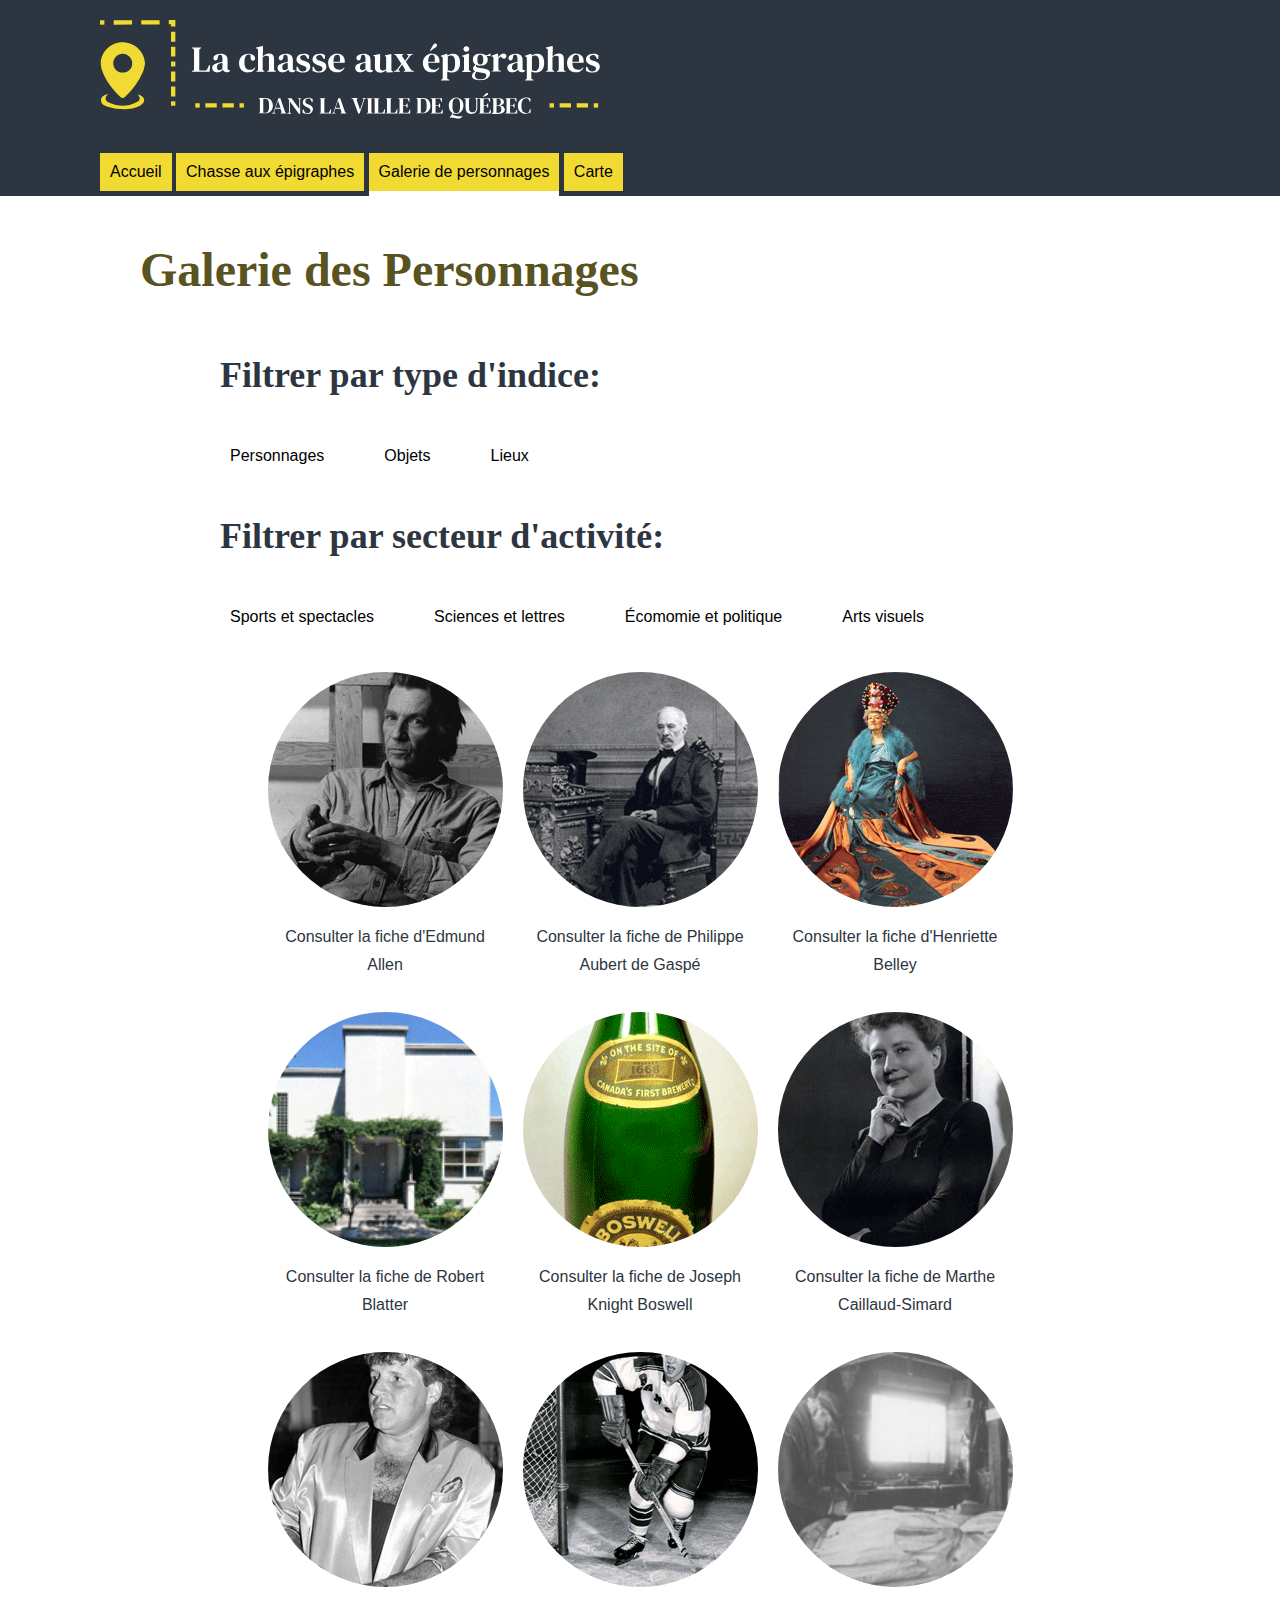
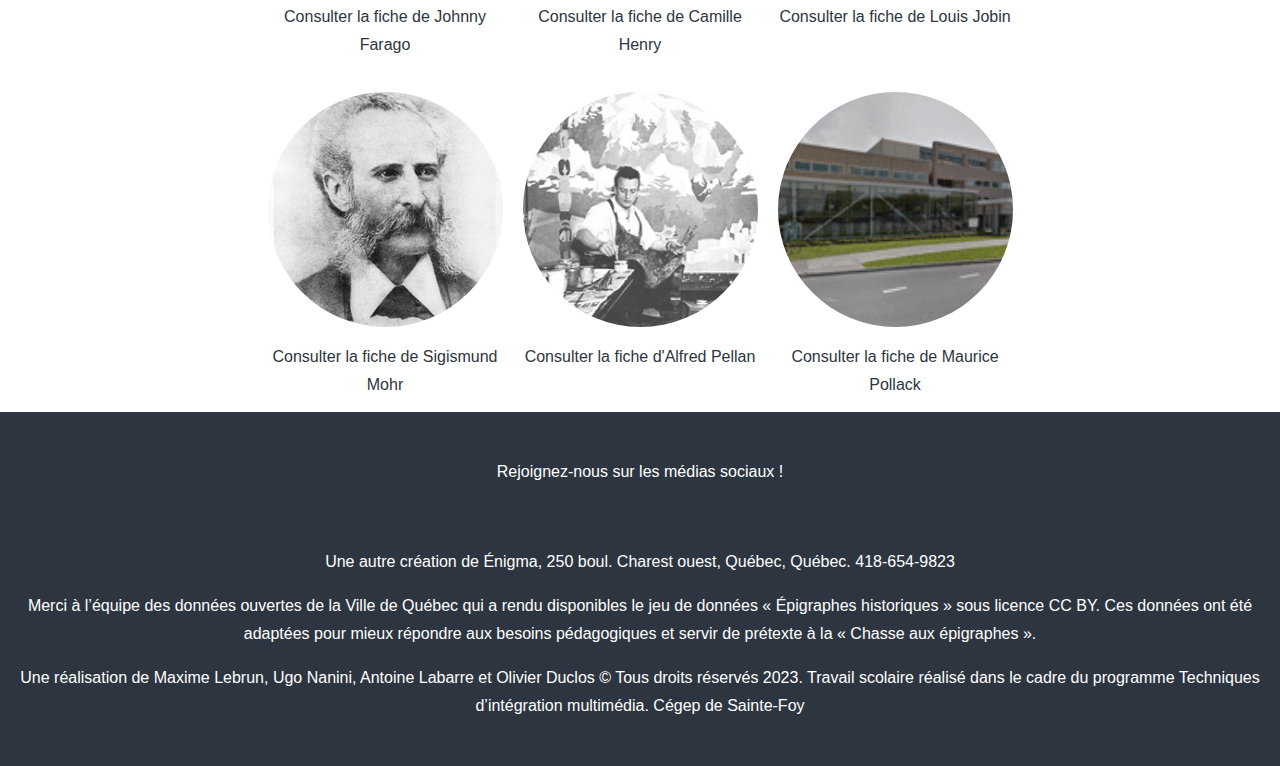
<file: galerie/index.html>
<!DOCTYPE html>
<html lang="fr">

<head>
    <meta charset="UTF-8">
    <meta http-equiv="X-UA-Compatible" content="IE=edge">
    <meta name="viewport" content="width=device-width, initial-scale=1.0">
    <meta name="description"
    content="Chasse aux épigraphes est un jeu, une chasse aux trésors imaginée par Énigma, firme spécialisée en jeux sérieux. Les données proviennent des épigraphes historiques de la Ville de Québec. Il est réalisé par W, X, Y et Z, étudiants et étudiantes en première année du programme Techniques d’intégration multimédia.">
  <meta name="keywords"
    content="Énigma, chasse, épigraphes, données ouvertes, Chasse aux épigraphes, personnages historiques">
  <meta name="author" content="Énigma & le programme Techniques d’intégration multimédia du Cégep de Sainte-Foy">
    <title>Chasse aux épigraphes</title>
    <link rel="stylesheet" href="../assets/css/style-mandatB.css">
    <link rel="stylesheet" href="../assets/css/header-footer.css">
    <script defer src="../assets/js/chasse.js"></script>
    <script defer src="../assets/js/epigraphes.js"></script>
    <script defer src="../assets/js/arts-visuels.js"></script>
    <script defer src="../assets/js/menu.js"></script>
    <script defer src="../assets/js/filtre.js"></script>
    <link rel="apple-touch-icon" sizes="180x180" href="../assets/images/favicon_chasse/apple-touch-icon.png">
    <link rel="icon" type="image/png" sizes="32x32" href="../assets/images/favicon_chasse/favicon-32x32.png">
    <link rel="icon" type="image/png" sizes="16x16" href="../assets/images//favicon_chasse/favicon-16x16.png">
    <link rel="manifest" href="/site.webmanifest">
    <meta name="msapplication-TileColor" content="#da532c">
    <meta name="theme-color" content="#ffffff">
</head>

<body>
    <a href="#contenu" class="lienrapide screen-reader-only focusable">Allez au contenu</a>
    <header class="header">
        <svg id="Calque_2" data-name="Calque 2" xmlns="http://www.w3.org/2000/svg" viewBox="0 0 343 67.7">
            <defs>
                <style>
                    .cls-1,
                    .cls-2,
                    .cls-3,
                    .cls-4,
                    .cls-5 {
                        fill: none;
                        stroke: #f1db32;
                        stroke-miterlimit: 10;
                        stroke-width: 3px;
                    }

                    .cls-2 {
                        stroke-dasharray: 0 0 0 0 12.6 6.3 12.6 6.3;
                    }

                    .cls-6 {
                        fill: #f1db32;
                    }

                    .cls-7 {
                        fill: #fff;
                    }

                    .cls-3 {
                        stroke-dasharray: 0 0 0 0 7.8 3.9 7.8 3.9;
                    }

                    .cls-4 {
                        stroke-dasharray: 0 0 0 0 6.8 3.4 6.8 3.4;
                    }

                    .cls-5 {
                        stroke-dasharray: 0 0 0 0 0 0 3.4 3.4 6.8 3.4 6.8 3.4;
                    }
                </style>
            </defs>
            <g id="logo">
                <g id="signature">
                    <path class="cls-7"
                        d="M63.1,35.6v-.5l.5-.2c.4-.1,.6-.3,.7-.5,.1-.2,.2-.5,.2-.8v-12.8c0-.3,0-.6-.2-.8-.1-.2-.3-.3-.7-.5l-.5-.2v-.5h6.3v.5l-.5,.2c-.3,.1-.5,.3-.6,.5-.1,.2-.2,.5-.2,.8v13.9h3.7c.6,0,1-.1,1.3-.4,.3-.3,.6-.7,.8-1.2l.9-2.1h.7l-.3,4.5h-12.2Z" />
                    <path class="cls-7"
                        d="M80.4,36c-1,0-1.8-.3-2.4-.8-.7-.5-1-1.3-1-2.4s.4-1.6,1.2-2.2,2-1.2,3.7-1.5c.3,0,.6-.1,1-.2,.4,0,.8-.1,1.1-.2v-1.8c0-1.1-.1-1.9-.4-2.4-.3-.4-.7-.7-1.4-.7h0c-.4,0-.7,.1-.9,.4-.2,.2-.4,.6-.4,1.2v.3c-.1,.7-.3,1.2-.6,1.5-.3,.3-.7,.5-1.1,.5s-.8-.1-1-.4c-.3-.3-.4-.6-.4-1,0-.7,.2-1.3,.7-1.7s1.1-.8,1.9-1.1,1.6-.4,2.5-.4c1.5,0,2.6,.4,3.4,1.1,.8,.7,1.2,1.9,1.2,3.5v5.6c0,.7,.3,1.1,1,1.1h.6l.3,.3c-.3,.4-.6,.7-1,.9-.4,.2-.9,.3-1.5,.3s-1.3-.2-1.7-.5c-.4-.3-.7-.8-.8-1.4-.5,.6-1.1,1-1.6,1.4-.5,.4-1.2,.5-2,.5Zm1.5-1.6c.3,0,.7,0,1-.2s.7-.4,1.1-.8v-4c-.4,0-.9,.2-1.3,.3-.7,.2-1.3,.5-1.8,.9-.4,.5-.7,1.1-.7,1.8s.2,1.2,.5,1.5,.7,.5,1.2,.5Z" />
                    <path class="cls-7"
                        d="M101.5,36c-1.1,0-2.2-.2-3.1-.7-.9-.5-1.7-1.2-2.2-2.2-.5-1-.8-2.1-.8-3.5s.3-2.5,.9-3.5c.6-1,1.4-1.7,2.4-2.2,1-.5,2.1-.8,3.2-.8s1.8,.2,2.5,.5c.7,.3,1.2,.7,1.5,1.2,.4,.5,.5,1,.5,1.6s-.1,.8-.4,1.1c-.3,.3-.6,.4-1.1,.4s-.9-.2-1.1-.5c-.3-.3-.5-.8-.5-1.3,0-.3,0-.6,0-.9,0-.2,0-.5,0-.7,0-.3-.2-.5-.3-.6-.2-.1-.4-.2-.7-.2-1.1,0-1.9,.4-2.4,1.3-.6,.9-.8,2.2-.8,4.1s.3,2.9,.9,3.8c.6,.9,1.6,1.3,2.9,1.3s1.4-.1,1.9-.4,1-.7,1.4-1.3l.4,.3c-.4,1-1.1,1.8-1.9,2.3-.9,.5-1.9,.8-3.1,.8Z" />
                    <path class="cls-7"
                        d="M107.2,35.6v-.5h.3c.6-.3,.9-.7,.9-1.4v-13c0-.4,0-.6-.2-.8-.1-.2-.3-.3-.7-.4h-.4v-.6l4.3-1.1,.4,.2v3.6c-.1,0-.1,3.2-.1,3.2,.6-.5,1.2-.9,1.9-1.3,.7-.4,1.5-.5,2.3-.5s2,.3,2.6,.9c.6,.6,.9,1.6,.9,2.9v6.8c0,.3,0,.6,.2,.8,.1,.2,.4,.4,.7,.5h.2v.6h-5.8v-.5h.3c.6-.3,.9-.7,.9-1.4v-7.3c0-.7-.1-1.2-.4-1.4-.2-.3-.6-.4-1.2-.4s-.8,0-1.3,.2-.9,.4-1.4,.8v8.2c0,.3,0,.6,.2,.8,.1,.2,.4,.3,.7,.4h.2v.6h-5.8Z" />
                    <path class="cls-7"
                        d="M125.2,36c-1,0-1.8-.3-2.4-.8-.7-.5-1-1.3-1-2.4s.4-1.6,1.2-2.2,2-1.2,3.7-1.5c.3,0,.6-.1,1-.2,.4,0,.8-.1,1.1-.2v-1.8c0-1.1-.1-1.9-.4-2.4-.3-.4-.7-.7-1.4-.7h0c-.4,0-.7,.1-.9,.4-.2,.2-.4,.6-.4,1.2v.3c-.1,.7-.3,1.2-.6,1.5-.3,.3-.7,.5-1.1,.5s-.8-.1-1-.4c-.3-.3-.4-.6-.4-1,0-.7,.2-1.3,.7-1.7s1.1-.8,1.9-1.1,1.6-.4,2.5-.4c1.5,0,2.6,.4,3.4,1.1,.8,.7,1.2,1.9,1.2,3.5v5.6c0,.7,.3,1.1,1,1.1h.6l.3,.3c-.3,.4-.6,.7-1,.9-.4,.2-.9,.3-1.5,.3s-1.3-.2-1.7-.5c-.4-.3-.7-.8-.8-1.4-.5,.6-1.1,1-1.6,1.4-.5,.4-1.2,.5-2,.5Zm1.5-1.6c.3,0,.7,0,1-.2s.7-.4,1.1-.8v-4c-.4,0-.9,.2-1.3,.3-.7,.2-1.3,.5-1.8,.9-.4,.5-.7,1.1-.7,1.8s.2,1.2,.5,1.5,.7,.5,1.2,.5Z" />
                    <path class="cls-7"
                        d="M138.9,36c-.8,0-1.5,0-2.2-.3-.6-.2-1.3-.4-1.9-.7v-3h.7l.8,1.4c.3,.6,.7,1.1,1.1,1.4,.4,.3,.9,.5,1.6,.5s1.4-.2,1.9-.5c.5-.3,.7-.8,.7-1.4s-.2-1-.5-1.3c-.4-.3-1-.6-1.9-.9l-1.1-.4c-1-.3-1.8-.8-2.4-1.4-.6-.6-.9-1.4-.9-2.3s.2-1.4,.6-2c.4-.6,1-1.1,1.7-1.4s1.6-.5,2.7-.5,1.3,0,1.9,.2c.6,.2,1.2,.4,1.7,.7l-.2,2.7h-.7l-.8-1.4c-.3-.5-.5-.9-.8-1.1-.3-.2-.7-.3-1.3-.3s-1.1,.2-1.6,.5c-.5,.3-.7,.7-.7,1.3s.2,.9,.6,1.3,1,.6,1.9,.9l1.1,.3c1.2,.4,2.1,.9,2.6,1.5,.5,.6,.8,1.4,.8,2.3s-.5,2.2-1.4,2.9c-1,.7-2.3,1.1-4,1.1Z" />
                    <path class="cls-7"
                        d="M149.9,36c-.8,0-1.5,0-2.2-.3-.6-.2-1.3-.4-1.9-.7v-3h.7l.8,1.4c.3,.6,.7,1.1,1.1,1.4,.4,.3,.9,.5,1.6,.5s1.4-.2,1.9-.5c.5-.3,.7-.8,.7-1.4s-.2-1-.5-1.3c-.4-.3-1-.6-1.9-.9l-1.1-.4c-1-.3-1.8-.8-2.4-1.4-.6-.6-.9-1.4-.9-2.3s.2-1.4,.6-2c.4-.6,1-1.1,1.7-1.4s1.6-.5,2.7-.5,1.3,0,1.9,.2c.6,.2,1.2,.4,1.7,.7l-.2,2.7h-.7l-.8-1.4c-.3-.5-.5-.9-.8-1.1-.3-.2-.7-.3-1.3-.3s-1.1,.2-1.6,.5c-.5,.3-.7,.7-.7,1.3s.2,.9,.6,1.3,1,.6,1.9,.9l1.1,.3c1.2,.4,2.1,.9,2.6,1.5,.5,.6,.8,1.4,.8,2.3s-.5,2.2-1.4,2.9c-1,.7-2.3,1.1-4,1.1Z" />
                    <path class="cls-7"
                        d="M162.8,23.1c1.1,0,2,.2,2.7,.7,.8,.4,1.3,1,1.8,1.8,.4,.8,.6,1.6,.6,2.6s0,.4,0,.6c0,.2,0,.4-.1,.5h-7.6c0,1.7,.3,3,1,3.7,.6,.8,1.6,1.1,2.8,1.1s1.5-.1,2-.4c.5-.3,1-.7,1.4-1.2l.4,.4c-.5,.9-1.2,1.6-2.1,2.2s-1.9,.8-3.1,.8-2.2-.3-3.2-.8c-.9-.5-1.6-1.2-2.1-2.2-.5-1-.8-2.1-.8-3.4s.3-2.6,.9-3.5c.6-1,1.4-1.7,2.3-2.2,1-.5,1.9-.8,3-.8Zm-.1,.7c-.5,0-.9,.1-1.3,.4-.4,.3-.6,.8-.9,1.5-.2,.7-.3,1.7-.4,2.9h4.5c.2-1.7,.1-2.9-.2-3.7-.3-.8-.9-1.1-1.8-1.1Z" />
                    <path class="cls-7"
                        d="M178.5,36c-1,0-1.8-.3-2.4-.8-.7-.5-1-1.3-1-2.4s.4-1.6,1.2-2.2,2-1.2,3.7-1.5c.3,0,.6-.1,1-.2,.4,0,.8-.1,1.1-.2v-1.8c0-1.1-.1-1.9-.4-2.4-.3-.4-.7-.7-1.4-.7h0c-.4,0-.7,.1-.9,.4s-.4,.6-.4,1.2v.3c-.1,.7-.3,1.2-.6,1.5-.3,.3-.7,.5-1.1,.5s-.8-.1-1-.4c-.3-.3-.4-.6-.4-1,0-.7,.2-1.3,.7-1.7,.5-.5,1.1-.8,1.9-1.1s1.6-.4,2.5-.4c1.5,0,2.6,.4,3.4,1.1,.8,.7,1.2,1.9,1.2,3.5v5.6c0,.7,.3,1.1,1,1.1h.6l.3,.3c-.3,.4-.6,.7-1,.9-.4,.2-.9,.3-1.5,.3s-1.3-.2-1.7-.5c-.4-.3-.7-.8-.8-1.4-.5,.6-1.1,1-1.6,1.4s-1.2,.5-2,.5Zm1.5-1.6c.3,0,.7,0,1-.2s.7-.4,1.1-.8v-4c-.4,0-.9,.2-1.3,.3-.7,.2-1.3,.5-1.8,.9-.4,.5-.7,1.1-.7,1.8s.2,1.2,.5,1.5c.3,.3,.7,.5,1.2,.5Z" />
                    <path class="cls-7"
                        d="M192.1,36c-.7,0-1.3-.1-1.8-.4-.5-.2-1-.6-1.3-1.2-.3-.6-.5-1.3-.4-2.2v-6.3c0-.4,0-.6-.1-.8-.1-.2-.3-.3-.6-.4h-.3v-.6l4.3-.8,.3,.3v3.6c-.1,0-.1,5.7-.1,5.7,0,.6,.2,1,.5,1.3,.3,.3,.7,.4,1.2,.4s.9,0,1.3-.2c.4-.1,.8-.4,1.2-.6v-7.8c0-.4,0-.7,0-.8-.1-.2-.3-.3-.6-.4h-.3v-.5l4.2-.9,.3,.3v3.6c0,0,0,6.6,0,6.6,0,.4,0,.6,.1,.8,0,.2,.3,.4,.6,.5h.3v.6l-4.3,.3-.2-1.6c-.6,.5-1.2,.9-1.9,1.2s-1.4,.5-2.3,.5Z" />
                    <path class="cls-7"
                        d="M201.6,35.6v-.5l.7-.2c.4,0,.7-.2,.9-.4,.2-.2,.5-.4,.7-.7l2.8-3.8-3.3-5.2c-.2-.3-.3-.4-.5-.6-.2-.1-.4-.2-.7-.3h-.4v-.6h6.3v.5h-.4c-.3,.2-.5,.3-.5,.5,0,.2,0,.4,.2,.7l1.9,3,2.1-2.9c.2-.3,.3-.5,.3-.7s-.2-.3-.5-.4l-.6-.2v-.5h3.9v.5h-.6c-.4,.2-.6,.3-.8,.5-.2,.2-.4,.4-.6,.7l-2.7,3.6,3.3,5.2c.4,.6,.9,1,1.6,1.1h.5v.6h-6.8v-.5h.4c.3-.2,.5-.3,.6-.5,0-.2,0-.4-.2-.7l-2-3.2-2.2,3.2c-.2,.3-.2,.5-.2,.7,0,.2,.2,.3,.5,.4h.5v.6h-4Z" />
                    <path class="cls-7"
                        d="M227.8,23.1c1.1,0,2,.2,2.7,.7,.8,.4,1.3,1,1.8,1.8,.4,.8,.6,1.6,.6,2.6s0,.4,0,.6c0,.2,0,.4-.1,.5h-7.6c0,1.7,.3,3,1,3.7,.6,.8,1.6,1.1,2.8,1.1s1.5-.1,2-.4c.5-.3,1-.7,1.4-1.2l.4,.4c-.5,.9-1.2,1.6-2.1,2.2s-1.9,.8-3.1,.8-2.2-.3-3.2-.8c-.9-.5-1.6-1.2-2.1-2.2-.5-1-.8-2.1-.8-3.4s.3-2.6,.9-3.5c.6-1,1.4-1.7,2.3-2.2,1-.5,1.9-.8,3-.8Zm-.1,.7c-.5,0-.9,.1-1.3,.4-.4,.3-.6,.8-.9,1.5-.2,.7-.3,1.7-.4,2.9h4.5c.2-1.7,.1-2.9-.2-3.7-.3-.8-.9-1.1-1.8-1.1Zm-1.4-2.8c.3-.5,.6-1,.9-1.5,.3-.5,.7-1.2,1.1-2,.3-.5,.6-.9,.8-1.1,.3-.2,.6-.3,.9-.3s.6,.1,.8,.3c.2,.2,.4,.5,.4,.8s-.1,.6-.3,.9c-.2,.3-.6,.6-1.1,.9-.7,.5-1.3,1-1.7,1.3s-.9,.7-1.3,1l-.5-.4Z" />
                    <path class="cls-7"
                        d="M233.9,41.5v-.5h.3c.3-.2,.6-.3,.7-.5,.1-.2,.2-.5,.2-.8,0-.7,0-1.3,0-2,0-.6,0-1.2,0-1.8v-8.3c0-.4,0-.8,0-1.3,0-.4,0-.6-.2-.8s-.3-.3-.7-.4h-.4v-.5l4.1-1.5,.3,.3,.2,.9c1.2-.8,2.5-1.2,3.9-1.2s2.6,.5,3.4,1.6c.9,1.1,1.3,2.7,1.3,4.8s-.5,3.6-1.4,4.8c-1,1.1-2.2,1.7-3.9,1.7s-1.3,0-1.9-.2c-.6-.1-1.1-.3-1.6-.5v.8c0,.5,0,1.1,0,1.6,0,.6,0,1.2,0,1.9s.3,1.1,.9,1.3h.5v.6h-6Zm6.8-6.5c.9,0,1.6-.4,2.1-1.2,.5-.8,.8-2.2,.8-4.2s-.2-3.3-.7-4.1c-.5-.8-1.2-1.2-2.1-1.2s-.7,0-1,.2-.8,.3-1.2,.5v9.5c.7,.3,1.4,.4,2.1,.4Z" />
                    <path class="cls-7"
                        d="M248.4,35.6v-.5h.4c.3-.2,.6-.4,.7-.6,.1-.2,.2-.5,.2-.8v-6.1c0-.4,0-.9,0-1.4,0-.3,0-.6-.2-.8-.1-.2-.4-.3-.7-.4h-.4v-.5l4.4-1.5,.3,.3v3.6c0,0,0,6.8,0,6.8,0,.3,0,.6,.2,.8s.3,.4,.7,.5h.3v.6h-5.8Zm2.9-13.9c-.6,0-1-.2-1.4-.5-.4-.4-.6-.8-.6-1.3s.2-1,.6-1.4c.4-.3,.9-.5,1.4-.5s1,.2,1.4,.5,.6,.8,.6,1.4-.2,1-.6,1.3-.9,.5-1.4,.5Z" />
                    <path class="cls-7"
                        d="M260.8,31.3c-1.1,0-2.1-.2-2.9-.6v.9c0,.5,.3,.8,.8,.9l4.5,.8c.9,.2,1.6,.4,2.3,.6s1.2,.6,1.5,1c.4,.4,.6,1,.6,1.8s-.3,1.6-.8,2.3c-.5,.7-1.3,1.3-2.3,1.7-1,.4-2.3,.6-3.9,.6s-2.4-.1-3.2-.4c-.8-.3-1.3-.6-1.7-1.1s-.5-.9-.5-1.4,.2-1.2,.6-1.8c.4-.6,.9-1.1,1.6-1.5-1-.4-1.5-1-1.5-1.8s0-.6,.2-.9c.2-.3,.3-.5,.6-.8l.9-1.1c-1.2-.7-1.8-1.8-1.8-3.3s.4-2.2,1.3-3c.9-.8,2.1-1.1,3.8-1.1s2.9,.4,3.8,1.1c.5,0,1-.2,1.5-.4,.5-.2,.9-.4,1.3-.8l.4,.3v1.4h-2.7c.5,.7,.8,1.5,.8,2.5s-.4,2.2-1.3,2.9c-.9,.8-2.1,1.1-3.8,1.1Zm-3.6,6.5c0,.9,.3,1.6,.9,2.1,.6,.5,1.5,.7,2.8,.7s2.5-.2,3.1-.7c.7-.5,1-1.1,1-1.8s-.2-.8-.5-1.1-.9-.5-1.7-.6l-4.5-.9c0,0-.1,0-.2,0-.3,.3-.5,.7-.6,1.2-.2,.4-.3,.9-.3,1.3Zm3.6-7.2c.7,0,1.2-.3,1.6-.8,.3-.5,.5-1.4,.5-2.6s-.2-2.1-.5-2.6-.8-.8-1.5-.8-1.2,.3-1.5,.8c-.3,.5-.5,1.4-.5,2.6s.2,2.1,.5,2.6c.3,.5,.8,.8,1.5,.8Z" />
                    <path class="cls-7"
                        d="M268.6,35.6v-.5h.4c.3-.2,.6-.4,.7-.6,.1-.2,.2-.5,.2-.8v-7.4c0-.4,0-.7-.2-.8s-.3-.3-.7-.4h-.4v-.6l4.1-1.5,.3,.3,.2,2.2v.2c.3-.5,.6-.9,1-1.3s.8-.7,1.3-1c.5-.3,.9-.4,1.4-.4s1.1,.2,1.4,.5c.3,.3,.5,.8,.5,1.3s-.2,1-.5,1.3c-.3,.3-.7,.4-1.2,.4-.7,0-1.3-.3-1.7-.9h0c-.2-.3-.4-.4-.6-.4s-.4,0-.6,.3c-.2,.2-.3,.4-.5,.6-.1,.2-.3,.5-.4,.8v6.6c0,.3,0,.6,.2,.8s.4,.4,.7,.4l.8,.2v.5h-6.3Z" />
                    <path class="cls-7"
                        d="M282.8,36c-1,0-1.8-.3-2.4-.8-.7-.5-1-1.3-1-2.4s.4-1.6,1.2-2.2,2-1.2,3.7-1.5c.3,0,.6-.1,1-.2,.4,0,.8-.1,1.1-.2v-1.8c0-1.1-.1-1.9-.4-2.4-.3-.4-.7-.7-1.4-.7h0c-.4,0-.7,.1-.9,.4s-.4,.6-.4,1.2v.3c-.1,.7-.3,1.2-.6,1.5-.3,.3-.7,.5-1.1,.5s-.8-.1-1-.4c-.3-.3-.4-.6-.4-1,0-.7,.2-1.3,.7-1.7,.5-.5,1.1-.8,1.9-1.1s1.6-.4,2.5-.4c1.5,0,2.6,.4,3.4,1.1,.8,.7,1.2,1.9,1.2,3.5v5.6c0,.7,.3,1.1,1,1.1h.6l.3,.3c-.3,.4-.6,.7-1,.9-.4,.2-.9,.3-1.5,.3s-1.3-.2-1.7-.5c-.4-.3-.7-.8-.8-1.4-.5,.6-1.1,1-1.6,1.4s-1.2,.5-2,.5Zm1.5-1.6c.3,0,.7,0,1-.2s.7-.4,1.1-.8v-4c-.4,0-.9,.2-1.3,.3-.7,.2-1.3,.5-1.8,.9-.4,.5-.7,1.1-.7,1.8s.2,1.2,.5,1.5c.3,.3,.7,.5,1.2,.5Z" />
                    <path class="cls-7"
                        d="M291.6,41.5v-.5h.3c.3-.2,.6-.3,.7-.5,.1-.2,.2-.5,.2-.8,0-.7,0-1.3,0-2,0-.6,0-1.2,0-1.8v-8.3c0-.4,0-.8,0-1.3,0-.4,0-.6-.2-.8s-.3-.3-.7-.4h-.4v-.5l4.1-1.5,.3,.3,.2,.9c1.2-.8,2.5-1.2,3.9-1.2s2.6,.5,3.4,1.6c.9,1.1,1.3,2.7,1.3,4.8s-.5,3.6-1.4,4.8c-1,1.1-2.2,1.7-3.9,1.7s-1.3,0-1.9-.2c-.6-.1-1.1-.3-1.6-.5v.8c0,.5,0,1.1,0,1.6,0,.6,0,1.2,0,1.9s.3,1.1,.9,1.3h.5v.6h-6Zm6.8-6.5c.9,0,1.6-.4,2.1-1.2,.5-.8,.8-2.2,.8-4.2s-.2-3.3-.7-4.1c-.5-.8-1.2-1.2-2.1-1.2s-.7,0-1,.2-.8,.3-1.2,.5v9.5c.7,.3,1.4,.4,2.1,.4Z" />
                    <path class="cls-7"
                        d="M306,35.6v-.5h.3c.6-.3,.9-.7,.9-1.4v-13c0-.4,0-.6-.2-.8-.1-.2-.3-.3-.7-.4h-.4v-.6l4.3-1.1,.4,.2v3.6c-.1,0-.1,3.2-.1,3.2,.6-.5,1.2-.9,1.9-1.3,.7-.4,1.5-.5,2.3-.5s2,.3,2.6,.9c.6,.6,.9,1.6,.9,2.9v6.8c0,.3,0,.6,.2,.8s.4,.4,.7,.5h.2v.6h-5.8v-.5h.3c.6-.3,.9-.7,.9-1.4v-7.3c0-.7-.1-1.2-.4-1.4-.2-.3-.6-.4-1.2-.4s-.8,0-1.3,.2-.9,.4-1.4,.8v8.2c0,.3,0,.6,.2,.8s.4,.3,.7,.4h.2v.6h-5.8Z" />
                    <path class="cls-7"
                        d="M326.7,23.1c1.1,0,2,.2,2.7,.7,.8,.4,1.3,1,1.8,1.8,.4,.8,.6,1.6,.6,2.6s0,.4,0,.6c0,.2,0,.4-.1,.5h-7.6c0,1.7,.3,3,1,3.7,.6,.8,1.6,1.1,2.8,1.1s1.5-.1,2-.4c.5-.3,1-.7,1.4-1.2l.4,.4c-.5,.9-1.2,1.6-2.1,2.2s-1.9,.8-3.1,.8-2.2-.3-3.2-.8c-.9-.5-1.6-1.2-2.1-2.2-.5-1-.8-2.1-.8-3.4s.3-2.6,.9-3.5c.6-1,1.4-1.7,2.3-2.2,1-.5,1.9-.8,3-.8Zm-.1,.7c-.5,0-.9,.1-1.3,.4-.4,.3-.6,.8-.9,1.5-.2,.7-.3,1.7-.4,2.9h4.5c.2-1.7,.1-2.9-.2-3.7-.3-.8-.9-1.1-1.8-1.1Z" />
                    <path class="cls-7"
                        d="M337.5,36c-.8,0-1.5,0-2.2-.3-.6-.2-1.3-.4-1.9-.7v-3h.7l.8,1.4c.3,.6,.7,1.1,1.1,1.4,.4,.3,.9,.5,1.6,.5s1.4-.2,1.9-.5c.5-.3,.7-.8,.7-1.4s-.2-1-.5-1.3c-.4-.3-1-.6-1.9-.9l-1.1-.4c-1-.3-1.8-.8-2.4-1.4-.6-.6-.9-1.4-.9-2.3s.2-1.4,.6-2c.4-.6,1-1.1,1.7-1.4s1.6-.5,2.7-.5,1.3,0,1.9,.2c.6,.2,1.2,.4,1.7,.7l-.2,2.7h-.7l-.8-1.4c-.3-.5-.5-.9-.8-1.1-.3-.2-.7-.3-1.3-.3s-1.1,.2-1.6,.5c-.5,.3-.7,.7-.7,1.3s.2,.9,.6,1.3,1,.6,1.9,.9l1.1,.3c1.2,.4,2.1,.9,2.6,1.5,.5,.6,.8,1.4,.8,2.3s-.5,2.2-1.4,2.9c-1,.7-2.3,1.1-4,1.1Z" />
                </g>
                <g id="soustitre_quebec">
                    <g>
                        <path class="cls-7"
                            d="M108.9,64.1v-.3h.3c.3-.2,.5-.5,.5-.9,0-.6,0-1.2,0-1.9v-4.4c0-.6,0-1.2,0-1.9,0-.4-.2-.7-.5-.8h-.3v-.4h4.2c1.1,0,2.1,.2,2.9,.6,.8,.4,1.4,1,1.9,1.8,.4,.8,.7,1.7,.7,2.8s-.2,2.1-.7,2.9c-.5,.8-1.1,1.4-2,1.8-.9,.4-1.9,.6-3,.6h-3.9Zm3.2-.5h.8c.8,0,1.4-.1,1.8-.4,.5-.3,.8-.8,1-1.5s.3-1.7,.3-2.9-.1-2.2-.3-2.9c-.2-.7-.6-1.2-1-1.5-.5-.3-1.1-.4-1.8-.4h-.9c0,.7,0,1.5,0,2.2v5.2c0,.8,0,1.5,0,2.3Z" />
                        <path class="cls-7"
                            d="M118,64.1v-.3h.4c.2-.2,.4-.3,.5-.4s.2-.3,.3-.5l3.2-9.3h1.3l3.2,9.4c0,.2,.2,.4,.3,.5,.1,.1,.3,.2,.5,.3h.2v.4h-4.1v-.3h.3c.2-.2,.4-.3,.4-.4,0-.2,0-.4,0-.6l-.7-2.1h-3.5l-.7,2c0,.2,0,.4,0,.6,0,.1,.2,.3,.4,.4h.4v.4h-2.4Zm2.6-3.9h3.2l-1.6-4.8-1.7,4.8Z" />
                        <path class="cls-7"
                            d="M128.7,64.1v-.3h.5c.2-.2,.3-.3,.4-.4,0-.1,.1-.3,.1-.5v-7.7c0-.2-.2-.4-.2-.5,0-.1-.1-.2-.2-.3s-.2-.2-.3-.3l-.3-.2v-.3h2.7l5.3,7.3v-5.9c0-.2,0-.4-.1-.6,0-.2-.2-.3-.4-.3h-.5v-.4h2.4v.3h-.4c-.2,.2-.3,.3-.4,.4,0,.2,0,.3,0,.6v9.3h-.9l-6.1-8.4v7c0,.2,0,.4,0,.6s.2,.3,.4,.3h.4v.5h-2.5Z" />
                        <path class="cls-7"
                            d="M142.3,64.4c-.6,0-1.2,0-1.8-.2-.6-.1-1.1-.3-1.5-.6v-2.2h.6l.5,1.1c.1,.3,.3,.6,.5,.8s.4,.4,.6,.5c.2,0,.4,.1,.5,.2,.2,0,.3,0,.6,0,.7,0,1.2-.2,1.5-.5s.6-.8,.6-1.3-.1-.9-.4-1.2c-.3-.3-.7-.6-1.3-.8l-.7-.3c-.9-.4-1.6-.9-2.1-1.4-.5-.5-.8-1.2-.8-2.1s.2-1.2,.5-1.6c.3-.5,.8-.8,1.4-1,.6-.2,1.2-.4,2-.4s1.1,0,1.6,.2c.5,.1,.9,.4,1.3,.6v2h-.6l-.6-1.2c-.2-.4-.3-.6-.5-.8-.2-.2-.3-.3-.6-.3-.1,0-.2,0-.3,0,0,0-.2,0-.4,0-.5,0-1,.2-1.4,.5-.4,.3-.6,.7-.6,1.3s.1,.9,.4,1.2c.3,.3,.7,.6,1.2,.8l.7,.3c1,.4,1.8,.9,2.2,1.4,.4,.5,.7,1.2,.7,1.9s-.4,1.7-1.1,2.3c-.7,.6-1.7,.9-3,.9Z" />
                        <path class="cls-7"
                            d="M150.7,64.1v-.3h.3c.2-.2,.4-.3,.4-.4s0-.3,0-.5v-8.1c0-.2,0-.4,0-.5,0-.1-.2-.2-.4-.3h-.3v-.4h4v.3h-.3c-.2,.2-.3,.3-.4,.4s-.1,.3-.1,.5v8.8h2.4c.4,0,.6,0,.8-.3s.4-.4,.5-.8l.6-1.3h.4l-.2,2.9h-7.7Z" />
                        <path class="cls-7"
                            d="M159.1,64.1v-.3h.4c.2-.2,.4-.3,.5-.4s.2-.3,.3-.5l3.2-9.3h1.3l3.2,9.4c0,.2,.2,.4,.3,.5,.1,.1,.3,.2,.5,.3h.2v.4h-4.1v-.3h.3c.2-.2,.4-.3,.4-.4s0-.4,0-.6l-.7-2.1h-3.5l-.7,2c0,.2,0,.4,0,.6,0,.1,.2,.3,.4,.4h.4v.4h-2.4Zm2.6-3.9h3.2l-1.6-4.8-1.7,4.8Z" />
                        <path class="cls-7"
                            d="M177.1,64.1l-3.4-9.4c-.1-.4-.4-.7-.8-.8h-.4v-.4h4.4v.3h-.4c-.2,.2-.4,.3-.4,.4,0,.2,0,.4,0,.6l2.3,6.8,2.3-6.8c0-.2,.1-.4,.1-.6,0-.2-.1-.3-.4-.3h-.4v-.4h2.4v.3h-.4c-.2,.1-.4,.2-.5,.4s-.2,.3-.2,.5l-3.2,9.4h-1.1Z" />
                        <path class="cls-7"
                            d="M183,64.1v-.3h.3c.2-.2,.4-.3,.4-.4s.1-.3,.1-.5v-8.1c0-.2,0-.4-.1-.5,0-.1-.2-.2-.4-.3h-.3v-.4h4v.3h-.3c-.2,.2-.3,.3-.4,.4,0,.1-.1,.3-.1,.5v8.1c0,.2,0,.4,.1,.5s.2,.2,.4,.3h.3v.4h-4Z" />
                        <path class="cls-7"
                            d="M187.7,64.1v-.3h.3c.2-.2,.4-.3,.4-.4,0-.1,0-.3,0-.5v-8.1c0-.2,0-.4,0-.5,0-.1-.2-.2-.4-.3h-.3v-.4h4v.3h-.3c-.2,.2-.3,.3-.4,.4s-.1,.3-.1,.5v8.8h2.4c.4,0,.6,0,.8-.3,.2-.2,.4-.4,.5-.8l.6-1.3h.4l-.2,2.9h-7.7Z" />
                        <path class="cls-7"
                            d="M196.2,64.1v-.3h.3c.2-.2,.4-.3,.4-.4,0-.1,0-.3,0-.5v-8.1c0-.2,0-.4,0-.5,0-.1-.2-.2-.4-.3h-.3v-.4h4v.3h-.3c-.2,.2-.3,.3-.4,.4s-.1,.3-.1,.5v8.8h2.4c.4,0,.6,0,.8-.3,.2-.2,.4-.4,.5-.8l.6-1.3h.4l-.2,2.9h-7.7Z" />
                        <path class="cls-7"
                            d="M204.7,64.1v-.3h.3c.2-.2,.3-.3,.4-.4s.1-.3,.1-.6v-8c0-.2,0-.4-.1-.5,0-.1-.2-.2-.4-.3h-.3v-.4h7.6v2.6c.1,0-.3,0-.3,0l-.6-1.4c0-.2-.2-.4-.3-.5-.1-.1-.3-.2-.5-.2h-2.7c0,.7,0,1.3,0,2v2.4h1.6c.2,0,.4,0,.5-.2,.1-.1,.2-.3,.3-.5l.3-.6h.4v3h-.4l-.3-.6c0-.2-.2-.3-.3-.5-.1-.1-.3-.2-.5-.2h-1.6v2c0,.6,0,1,0,1.5,0,.4,0,.9,0,1.3h3.1c.2,0,.4,0,.5-.2s.2-.3,.3-.5l.6-1.4h.4v2.6h-8Z" />
                        <path class="cls-7"
                            d="M217,64.1v-.3h.3c.3-.2,.5-.5,.5-.9,0-.6,0-1.2,0-1.9v-4.4c0-.6,0-1.2,0-1.9,0-.4-.2-.7-.5-.8h-.3v-.4h4.2c1.1,0,2.1,.2,2.9,.6s1.4,1,1.9,1.8c.4,.8,.7,1.7,.7,2.8s-.2,2.1-.7,2.9c-.5,.8-1.1,1.4-2,1.8s-1.9,.6-3,.6h-3.9Zm3.2-.5h.8c.8,0,1.4-.1,1.8-.4,.5-.3,.8-.8,1-1.5,.2-.7,.3-1.7,.3-2.9s-.1-2.2-.3-2.9c-.2-.7-.6-1.2-1-1.5-.5-.3-1.1-.4-1.8-.4h-.9c0,.7,0,1.5,0,2.2v5.2c0,.8,0,1.5,0,2.3Z" />
                        <path class="cls-7"
                            d="M227,64.1v-.3h.3c.2-.2,.3-.3,.4-.4s.1-.3,.1-.6v-8c0-.2,0-.4-.1-.5,0-.1-.2-.2-.4-.3h-.3v-.4h7.6v2.6c.1,0-.3,0-.3,0l-.6-1.4c0-.2-.2-.4-.3-.5-.1-.1-.3-.2-.5-.2h-2.7c0,.7,0,1.3,0,2v2.4h1.6c.2,0,.4,0,.5-.2,.1-.1,.2-.3,.3-.5l.3-.6h.4v3h-.4l-.3-.6c0-.2-.2-.3-.3-.5-.1-.1-.3-.2-.5-.2h-1.6v2c0,.6,0,1,0,1.5,0,.4,0,.9,0,1.3h3.1c.2,0,.4,0,.5-.2s.2-.3,.3-.5l.6-1.4h.4v2.6h-8Z" />
                        <path class="cls-7"
                            d="M244.4,64.4c-.7,0-1.3-.1-1.9-.3l-.8,1c.7,.2,1.5,.3,2.3,.5s1.7,.4,2.5,.5c.4,0,.7,.1,.9,.1,.2,0,.4,0,.6-.2l.5-.3,.2,.3-.8,.8c-.2,.2-.5,.4-.7,.6-.2,.1-.5,.2-.8,.2s-.5,0-.9,0-.8-.1-1.3-.2-1-.2-1.5-.3c-.5-.1-.9-.2-1.3-.3-.2,0-.3,0-.5,0-.2,0-.3,0-.4,.2l-.3,.2-.3-.2,2-3.2c-.8-.4-1.4-1-1.9-1.9s-.7-1.9-.7-3.1,.1-1.7,.4-2.4,.7-1.3,1.1-1.7,1-.8,1.6-1.1c.6-.2,1.2-.4,1.9-.4s1.3,.1,1.9,.4c.6,.2,1.1,.6,1.6,1,.5,.5,.8,1,1.1,1.7s.4,1.5,.4,2.4-.1,1.7-.4,2.4-.7,1.3-1.1,1.7c-.5,.5-1,.8-1.6,1.1-.6,.2-1.2,.4-1.9,.4Zm0-.5c.6,0,1.1-.2,1.5-.5,.4-.3,.6-.8,.8-1.6,.2-.7,.3-1.8,.3-3s0-2.3-.3-3c-.2-.7-.4-1.3-.8-1.6-.4-.3-.9-.5-1.5-.5s-1.1,.2-1.5,.5c-.4,.3-.7,.8-.8,1.6-.2,.7-.3,1.7-.3,3s0,2.3,.3,3c.2,.7,.4,1.3,.8,1.6,.4,.3,.9,.5,1.5,.5Z" />
                        <path class="cls-7"
                            d="M254.8,64.4c-.8,0-1.5-.1-2.1-.4-.6-.3-1.1-.7-1.4-1.4s-.5-1.4-.5-2.5v-3.5c0-.6,0-1.2,0-1.8,0-.4-.2-.7-.6-.8h-.4v-.4h4.3v.3h-.4c-.4,.2-.6,.5-.6,.9,0,.6,0,1.2,0,1.8v3.8c0,1,.2,1.8,.6,2.2,.4,.5,1,.7,1.8,.7s1.5-.2,1.9-.7c.5-.5,.7-1.2,.7-2.2v-5.6c0-.2,0-.4-.1-.6,0-.2-.2-.3-.4-.3h-.4v-.4h2.5v.3h-.4c-.2,.1-.3,.2-.4,.4s-.1,.3-.1,.5v5.5c0,1.3-.3,2.3-1,3-.7,.7-1.6,1.1-2.8,1.1Z" />
                        <path class="cls-7"
                            d="M260,64.1v-.3h.3c.2-.2,.3-.3,.4-.4s.1-.3,.1-.6v-8c0-.2,0-.4-.1-.5,0-.1-.2-.2-.4-.3h-.3v-.4h7.6v2.6c.1,0-.3,0-.3,0l-.6-1.4c0-.2-.2-.4-.3-.5-.1-.1-.3-.2-.5-.2h-2.7c0,.7,0,1.3,0,2v2.4h1.6c.2,0,.4,0,.5-.2,.1-.1,.2-.3,.3-.5l.3-.6h.4v3h-.4l-.3-.6c0-.2-.2-.3-.3-.5-.1-.1-.3-.2-.5-.2h-1.6v2c0,.6,0,1,0,1.5,0,.4,0,.9,0,1.3h3.1c.2,0,.4,0,.5-.2s.2-.3,.3-.5l.6-1.4h.4v2.6h-8Zm2.8-11.7c.3-.3,.6-.6,.8-.8,.3-.3,.5-.6,.8-.8,.3-.3,.5-.5,.6-.6,.2,0,.3-.1,.5-.1s.4,0,.5,.2,.2,.3,.2,.5,0,.3-.2,.5c-.1,.2-.4,.3-.7,.5-.4,.2-.8,.3-1.1,.5-.4,.2-.8,.3-1.1,.5l-.2-.3Z" />
                        <path class="cls-7"
                            d="M268.9,64.1v-.3h.3c.2-.2,.4-.3,.5-.4s.1-.3,.1-.6c0-.6,0-1.2,0-1.8v-2.4c0-.6,0-1.2,0-1.8,0-.6,0-1.2,0-1.8s0-.5-.1-.6c0-.1-.2-.2-.5-.3h-.3v-.4h4.5c1.3,0,2.2,.2,2.8,.7s.9,1.1,.9,1.8-.2,1.1-.6,1.5c-.4,.4-1.1,.8-2.1,1,1.2,.1,2,.4,2.5,.9s.8,1.1,.8,1.8,0,.7-.2,1c-.2,.3-.4,.7-.8,1s-.8,.5-1.4,.7c-.6,.2-1.4,.3-2.3,.3h-4Zm3.1-5.7h.8c.7,0,1.2-.2,1.6-.5,.3-.3,.5-.9,.5-1.7s-.1-1.4-.4-1.7c-.3-.3-.8-.5-1.4-.5h-1v4.4Zm0,5.3h.9c.8,0,1.4-.2,1.8-.6,.4-.4,.6-1,.6-1.9s-.2-1.4-.6-1.8c-.4-.3-1-.5-1.9-.5h-.8v4.8Z" />
                        <path class="cls-7"
                            d="M278.1,64.1v-.3h.3c.2-.2,.3-.3,.4-.4s.1-.3,.1-.6v-8c0-.2,0-.4-.1-.5,0-.1-.2-.2-.4-.3h-.3v-.4h7.6v2.6c.1,0-.3,0-.3,0l-.6-1.4c0-.2-.2-.4-.3-.5-.1-.1-.3-.2-.5-.2h-2.7c0,.7,0,1.3,0,2v2.4h1.6c.2,0,.4,0,.5-.2,.1-.1,.2-.3,.3-.5l.3-.6h.4v3h-.4l-.3-.6c0-.2-.2-.3-.3-.5-.1-.1-.3-.2-.5-.2h-1.6v2c0,.6,0,1,0,1.5,0,.4,0,.9,0,1.3h3.1c.2,0,.4,0,.5-.2s.2-.3,.3-.5l.6-1.4h.4v2.6h-8Z" />
                        <path class="cls-7"
                            d="M292.2,64.4c-1,0-2-.2-2.8-.6-.8-.4-1.5-1.1-2-1.9-.5-.8-.7-1.8-.7-3s.1-1.7,.4-2.4c.3-.7,.7-1.3,1.2-1.8,.5-.5,1.1-.8,1.8-1.1,.7-.2,1.4-.4,2.1-.4s1.1,0,1.6,.2c.5,.1,1,.3,1.5,.6v2.1c0,0-.4,0-.4,0l-.7-1.3c-.1-.2-.2-.4-.3-.6-.1-.2-.3-.3-.5-.4-.3-.1-.6-.2-.9-.2-.6,0-1.2,.2-1.7,.5-.5,.3-.9,.9-1.2,1.6-.3,.7-.5,1.8-.5,3s.1,2.3,.4,3,.7,1.3,1.2,1.6c.5,.3,1.1,.5,1.7,.5s.5,0,.7,0,.4-.1,.5-.2c.2,0,.4-.2,.5-.4,.1-.2,.2-.4,.3-.6l.6-1.5h.4v2.3c-.5,.3-1,.5-1.6,.6-.6,.1-1.2,.2-1.8,.2Z" />
                    </g>
                </g>
                <g id="logo-2" data-name="logo">
                    <path class="cls-6"
                        d="M30.9,30.1c-.5,1.9-.7,3.9-1.5,5.6-2.8,6.5-6.9,12.2-12.1,17-1,.9-2,1.3-3.1,.3-5.8-5.5-10.7-11.7-13.1-19.4C-1.7,24.4,6.3,14.7,16.1,15.3c8.3,.5,14.5,6.8,14.8,14.8Zm-15.4,6c3.8,0,6.7-2.8,6.6-6.5,0-3.4-3.1-6.4-6.5-6.4-3.5,0-6.5,2.9-6.5,6.4,0,3.6,2.8,6.5,6.4,6.5Z" />
                    <path class="cls-6"
                        d="M5.6,50.6c-2.5,2.6-2.4,4.7,.8,6.2,6.2,2.8,12.5,2.9,18.6-.3,2.8-1.4,2.9-3,.9-5.4,2,.2,4.2,1.9,4.4,3.5,.2,2-1.1,3.2-2.6,4-4.4,2.5-9.3,2.8-14.2,2.5-2.8-.2-5.6-.8-8.3-1.6-2.2-.6-4.6-1.9-4.5-4.4,0-2.7,2.6-3.7,4.9-4.5Z" />
                    <g>
                        <line class="cls-1" x1="50.2" y1="58.8" x2="50.2" y2="55.8" />
                        <line class="cls-4" x1="50.2" y1="52.4" x2="50.2" y2="33.6" />
                        <line class="cls-5" x1="50.2" y1="31.9" x2="50.2" y2="6.2" />
                        <polyline class="cls-1" points="50.2 4.5 50.2 1.5 47.2 1.5" />
                        <line class="cls-2" x1="40.9" y1="1.6" x2="6.2" y2="1.7" />
                        <line class="cls-1" x1="3" y1="1.7" x2="0" y2="1.7" />
                    </g>
                    <g>
                        <line class="cls-1" x1="341.7" y1="58.6" x2="338.7" y2="58.6" />
                        <line class="cls-3" x1="334.8" y1="58.6" x2="313.3" y2="58.6" />
                        <line class="cls-1" x1="311.4" y1="58.6" x2="308.4" y2="58.6" />
                    </g>
                    <g>
                        <line class="cls-1" x1="98.7" y1="58.6" x2="95.7" y2="58.6" />
                        <line class="cls-3" x1="91.8" y1="58.6" x2="70.3" y2="58.6" />
                        <line class="cls-1" x1="68.4" y1="58.6" x2="65.4" y2="58.6" />
                    </g>
                </g>
            </g>
        </svg>
        <nav class="nav">
            <ul class="nav__list">
                <li class="nav__list-item">
                    <a href="../index.html" class="nav__link">Accueil</a>
                </li>
                <li class="nav__list-item">
                    <a href="../chasse/index.html" class="nav__link">Chasse aux épigraphes</a>
                </li>
                <li class="nav__list-item">

                    <a href="galerie/index.html" class="nav__link nav__link--active">Galerie de personnages</a>
                </li>
                <li class="nav__list-item">
                    <a href="../carte/index.html" class="nav__link">Carte</a>
                </li>
            </ul>
        </nav>
    </header>

    <main class="main" id="contenu">
        <h1 class="titre">Galerie des Personnages</h1>

        <section class="section filtre">
            <div class="div filtre">
                <h2 class="sous-titre">Filtrer par type d'indice: </h2>
                <ul class="menuFiltre">
                    <li class="menuFiltre__item"><button data-type="Personnage"
                            class="filtres__bouton">Personnages</button></li>
                    <li class="menuFiltre__item"><button data-type="Objet" class="filtres__bouton">Objets</button></li>
                    <li class="menuFiltre__item"><button data-type="Lieu" class="filtres__bouton">Lieux</button></li>
                </ul>
            </div>
            <div class="div filtre">
                <h2 class="sous-titre">Filtrer par secteur d'activité: </h2>
                <ul class="menuFiltre">
                    <li class="menuFiltre__item"><button data-secteur="Sports et spectacles"
                            class="filtres__bouton">Sports et spectacles</button></li>
                    <li class="menuFiltre__item"><button data-secteur="Sciences et lettres"
                            class="filtres__bouton">Sciences et lettres</button></li>
                    <li class="menuFiltre__item"><button data-secteur="Économie et politique"
                            class="filtres__bouton">Écomomie et politique</button></li>
                    <li class="menuFiltre__item"><button data-secteur="Arts visuels" class="filtres__bouton">Arts
                            visuels</button></li>
                </ul>
            </div>
        </section>


        <section class="section personnages">
            <ul class="listePersonnages">
                <li data-secteur="Arts visuels" data-type="Personnage" class="fiche">
                    <a class="lien__personnage" href="../fiches/arts-visuels.html?id=e0001">
                        <picture class="picture__image">
                            <source class="source__image" srcset="../assets/images/e0001_235.png 2x">
                            <img class="image__personnage" src="../assets/images/e0001_235.png"
                                alt="Image d'Edmund Allen">
                        </picture>
                        <p class="nom__personnage">Consulter la fiche d'Edmund Allen</p>
                    </a>
                </li>
                <li data-secteur="Sciences et lettres" data-type="Objet" class="fiche">
                    <a class="lien__personnage" href="../fiches/sciences-et-lettres.html?id=e0002">
                        <picture class="picture__image">
                            <source class="source__image" srcset="../assets/images/e0002_235.png 2x">
                            <img class="image__personnage" src="../assets/images/e0002_235.png"
                                alt="Image de Philippe Aubert de Gaspé">
                        </picture>
                        <p class="nom__personnage">Consulter la fiche de Philippe Aubert de Gaspé</p>
                    </a>
                </li>
                <li data-secteur="Sports et spectacles" data-type="Objet" class="fiche">
                    <a class="lien__personnage" href="../fiches/sports-et-spectacles.html?id=e0004">
                        <picture class="picture__image">
                            <source class="source__image" srcset="../assets/images/e0004_235.png 2x">
                            <img class="image__personnage" src="../assets/images/e0004_235.png"
                                alt="Image d'Henriette Belley">
                        </picture>
                        <p class="nom__personnage">Consulter la fiche d'Henriette Belley</p>
                    </a>
                </li>
                <li data-secteur="Sciences et lettres" data-type="Lieu" class="fiche">
                    <a class="lien__personnage" href="../fiches/sciences-et-lettres.html?id=e0005">
                        <picture class="picture__image">
                            <source class="source__image" srcset="../assets/images/e0005_235.png 2x">
                            <img class="image__personnage" src="../assets/images/e0005_235.png"
                                alt="Image de Robert Blatter">
                        </picture>
                        <p class="nom__personnage">Consulter la fiche de Robert Blatter</p>
                    </a>
                </li>
                <li data-secteur="Économie et politique" data-type="Objet" class="fiche">
                    <a class="lien__personnage" href="../fiches/economie-et-politique.html?id=e0007">
                        <picture class="picture__image">
                            <source class="source__image" srcset="../assets/images/e0007_235.png 2x">
                            <img class="image__personnage" src="../assets/images/e0007_235.png"
                                alt="Image de Joseph Knight Boswell">
                        </picture>
                        <p class="nom__personnage">Consulter la fiche de Joseph Knight Boswell</p>
                    </a>
                </li>
                <li data-secteur="Économie et politique" data-type="Personnage" class="fiche">
                    <a class="lien__personnage" href="../fiches/economie-et-politique.html?id=e0008">
                        <picture class="picture__image">
                            <source class="source__image" srcset="../assets/images/e0008_235.png 2x">
                            <img class="image__personnage" src="../assets/images/e0008_235.png"
                                alt="Image de Marthe Caillaud-Simard">
                        </picture>
                        <p class="nom__personnage">Consulter la fiche de Marthe Caillaud-Simard</p>
                    </a>
                </li>
                <li data-secteur="Sports et spectacles" data-type="Lieu" class="fiche">
                    <a class="lien__personnage" href="../fiches/sports-et-spectacles.html?id=e0012">
                        <picture class="picture__image">
                            <source class="source__image" srcset="../assets/images/e0012_235.png 2x">
                            <img class="image__personnage" src="../assets/images/e0012_235.png"
                                alt="Image de Johnny Farago">
                        </picture>
                        <p class="nom__personnage">Consulter la fiche de Johnny Farago</p>
                    </a>
                </li>
                <li data-secteur="Sports et spectacles" data-type="Personnage" class="fiche">
                    <a class="lien__personnage" href="../fiches/sports-et-spectacles.html?id=e0015">
                        <picture class="picture__image">
                            <source class="source__image" srcset="../assets/images/e0015_235.png 2x">
                            <img class="image__personnage" src="../assets/images/e0015_235.png"
                                alt="Image de Camille Henry">
                        </picture>
                        <p class="nom__personnage">Consulter la fiche de Camille Henry</p>
                    </a>
                </li>
                <li data-secteur="Arts visuels" data-type="Lieu" class="fiche">
                    <a class="lien__personnage" href="../fiches/arts-visuels.html?id=e0016">
                        <picture class="picture__image">
                            <source class="source__image" srcset="../assets/images/e0016_235.png 2x">
                            <img class="image__personnage" src="../assets/images/e0016_235.png"
                                alt="Image de Louis Jobin">
                        </picture>
                        <p class="nom__personnage">Consulter la fiche de Louis Jobin</p>
                    </a>
                </li>
                <li data-secteur="Sciences et lettres" data-type="Personnage" class="fiche">
                    <a class="lien__personnage" href="../fiches/sciences-et-lettres.html?id=e0019">
                        <picture class="picture__image">
                            <source class="source__image" srcset="../assets/images/e0019_235.png 2x">
                            <img class="image__personnage" src="../assets/images/e0019_235.png"
                                alt="Image de Sigismund Mohr">
                        </picture>
                        <p class="nom__personnage">Consulter la fiche de Sigismund Mohr</p>
                    </a>
                </li>
                <li data-secteur="Arts visuels" data-type="Objet" class="fiche">
                    <a class="lien__personnage" href="../fiches/arts-visuels.html?id=e0021">
                        <picture class="picture__image">
                            <source class="source__image" srcset="../assets/images/e0021_235.png 2x">
                            <img class="image__personnage" src="../assets/images/e0021_235.png"
                                alt="Image d'Alfred Pellan">
                        </picture>
                        <p class="nom__personnage">Consulter la fiche d'Alfred Pellan</p>
                    </a>
                </li>
                <li data-secteur="Économie et politique" data-type="Lieu" class="fiche">
                    <a class="lien__personnage" href="../fiches/economie-et-politique.html?id=e0022">
                        <picture class="picture__image">
                            <source class="source__image" srcset="../assets/images/e0022_235.png 2x">
                            <img class="image__personnage" src="../assets/images/e0022_235.png"
                                alt="Image de Maurice Pollack">
                        </picture>
                        <p class="nom__personnage">Consulter la fiche de Maurice Pollack</p>
                    </a>
                </li>
            </ul>
        </section>

    </main>

    <footer class="footer">
        <section class="social">
            <p class="p__footer">Rejoignez-nous sur les médias sociaux !</p>
            <ul class="social-menu">
                <li class="social-menu__item">
                    <a class="social-menu__lien" href="">Facebook</a>
                </li>
                <li class="social-menu__item">
                    <a class="social-menu__lien" href="">Instagram</a>
                </li>
                <li class="social-menu__item">
                    <a class="social-menu__lien" href="">Twitter</a>
                </li>
                <li class="social-menu__item">
                    <a class="social-menu__lien" href="">Youtube</a>
                </li>
            </ul>
        </section>

        <p class="p__footer">Une autre création de Énigma, 250 boul. Charest ouest, Québec, Québec. 418-654-9823</p>

        <p class="p__footer">Merci à l’équipe des données ouvertes de la Ville de Québec qui a rendu disponibles le jeu
            de
            données « Épigraphes historiques » sous licence CC BY.
            Ces données ont été adaptées pour mieux répondre aux besoins pédagogiques et servir de prétexte à la «
            Chasse aux
            épigraphes ».
        </p>
        <p class="p__footer">
            Une réalisation de Maxime Lebrun, Ugo Nanini, Antoine Labarre et Olivier Duclos © Tous droits réservés 2023.
            Travail scolaire réalisé dans le cadre du programme Techniques d’intégration multimédia. Cégep de Sainte-Foy
        </p>
    </footer>
</body>

</html>
</file>
<file: assets/css/style-mandatD.css>
@charset "UTF-8";
/**
 * @author: Sharpchel94
 */

/* IMPORTER LES FICHIERS CSS */
@import url(normalize.css);
@import url(utilitaires.css);
@import url(base.css);
@import url(typo.css);
@import url(menu.css);
@import url(header-footer.css);
/**
* BODY
* SVG
* HEADER
* NAV
* FOOTER
**/

/* CONCOURS */
* {
  box-sizing: border-box;
}

:root {
  --color-primary: #5683af;
  --color-primary-lighter: #d0e1f3;
  --color-primary-lightest: #dfeaf5;

  --color-background: #efefef;
  --color-danger: #dc3545;
  --color-muted: #aaa;

  --color-text: #444;
  --color-text-heading: #4975a2;

  --border-radius: 5px;
}

body {

  margin: 0;
  min-height: 100vh;
  justify-content: center;
  align-items: center;

  background: var(--color-background);

  color: var(--color-text);
  font-family: sans-serif;
}

main {
  text-align: center;
  flex-direction: column;
  align-items: center;
}

h2 {
  max-width: 600px;
  text-align: center;
  background-color: #F1DB32;
  border-radius: 20px;
  margin: auto;
  margin-top: 50px;
  margin-bottom: 50px;
}

h3 {
  margin: 0;
}

.form {
  margin-top: 50px;
  max-width: 500px;
  border: 1px solid var(--color-primary);
  color: var(--color-text-heading);
  margin-bottom: 50px;
  margin: auto;

}

@media (min-width: 900px) {
  .form {
    width: 60%;
  }
}

.form header {
  text-align: center;
  border-bottom: 1px solid var(--color-primary);
}

.form footer {
  margin: 0 3rem 2rem 3rem;
}

.form fieldset {
  display: grid;
  margin: 1.5rem 3rem;
  padding: 0;
  gap: 1rem 1.5rem;
  grid-template-columns: 1fr 1fr;

  border: none;
}

.form legend {
  width: 100%;
  padding: 0;
  grid-column: 1 / span 2;
}

.form legend h2 {
  margin: 0 0 0.5rem 0;

  font-size: 1.3rem;
  font-weight: 500;
}

.form .field-large {
  grid-column: 1 / span 2;
}

.form label {
  display: block;
  margin-bottom: 0.5rem;

  color: #444;
  font-size: 1.5rem;
}

.form input {
  border: 1px solid var(--color-muted);
  border-radius: var(--border-radius);
}

.form input[type="text"] {
  padding: 0.5rem;
}

.form input[type="text"].invalid {
  border-color: var(--color-danger);
}

.form input[type="submit"] {
  width: 100%;
  padding: 0.5rem;

  background: var(--color-primary-lightest);
}

.form input[type="submit"]:hover {
  background: var(--color-primary-lighter);
}

.form .error {
  display: none;
  margin-top: 0.5rem;

  color: var(--color-danger);
  font-size: 0.8rem;
}

.form .error.visible {
  display: block;
}

.field-large>p:first-of-type {
  color: #dc3545;
}

.icone {
  display: inline-block;
  width: 26px;
  height: 24px;
  background-image: url("../images/good-warning-error.png");
  background-size: cover;
  position: relative;
  top: 5px;
}

.icone--ok {
  background-position: 0 0;
}

.icone--avertissement {
  background-position: 49px 0;
}

.icone--erreur {
  background-position: 101px 0;
}
.titre {
  color: #595322;
}
.field {
display: flex;
flex-direction: column;
align-items: baseline;
}

#textarea {
    background-color: white;
    width: 400px;
    text-align: left;
    padding: 10px;
    overflow: scroll;
}
</file>
<file: assets/css/style-mandatB.css>
@charset "UTF-8";
/**
 * @author: Gugmaton
 */

@import url(normalize.css);
@import url(utilitaires.css);
@import url(base.css);
@import url(typo.css);
@import url(header-footer.css);
@import url(menu.css);

/* Classe pour les filtres */
.selection {
    order: -1;
    border: solid #F1DB32 4px;
    border-radius: 10px;
    padding-top: 10px;
    padding-left: 5px;
    padding-right: 5px;
}

.main {
    text-align: center;
    max-width: 1000px;
    margin: auto;
}

.titre {
    text-align: center;
    color: #595322;
}

@media (min-width: 600px) {
    .titre {
        text-align: left;
    }
}

.sous-titre, .menuFiltre, .nom__personnage {
    color: #2D3540;
}

@media (min-width: 600px) {
    .sous-titre {
        text-align: left;
    }

    .sous-titre {
        margin-left: 8%;
    }
}

.menuFiltre {
    list-style: none;
    padding: 0;
}

@media (min-width: 700px) {
    .menuFiltre {
        display: flex;
        justify-content: start;
        margin-left: 8%;
    }

    .menuFiltre__item {
        padding: 0 20px;
    }

    .menuFiltre__item:first-child {
        padding-left: 0;
    }
}

.filtres__bouton {
    border: none;
    background-color: white;
    padding: 10px;
}

.filtres__bouton--actif {
    background-color: #F1DB32;
    border-radius: 10px;
}

.filtres__bouton:hover,
.filtres__bouton:active {
    background-color: #F1DB32;
    border-radius: 10px;
}

.listePersonnages {
    display: flex;
    justify-content: center;
    flex-wrap: wrap;
    max-width: 1000px;
    margin: auto;
    padding-left: 0;
}

.lien__personnage {
    text-decoration: none;
    color: black;
}

.fiche {
    display: inline-block;
    width: fit-content;
    margin: 0 10px;
    margin-top: 20px;
    height: 320px;
}

.picture__image {
    display: flex;
    justify-content: center;
}

.image__personnage {
    width: 235px;
    height: 235px;
    object-fit: cover;
    border-radius: 50%;
}

.nom__personnage {
    max-width: 235px;
    text-align: center;
}
</file>
<file: assets/css/header-footer.css>
@charset "UTF-8";
/**
 * @author: maxamax2
 */

/* IMPORTER LES FICHIERS CSS */
@import url(normalize.css);
@import url(utilitaires.css);
@import url(base.css);
@import url(typo.css);
@import url(menu.css);

/**
* SVG
* HEADER
* NAV
* FOOTER
* CLASSE CACHÉE
**/

/* svg */
@media (min-width:600px){
    svg {
        width: 500px;
        margin-top: 20px;
        margin-left: 100px; 
        margin-bottom: 25px; 
    }
}
@media (min-width:800px){
    svg {
        width: 500px;
        margin-top: 20px;
        margin-left: 100px; 
        margin-bottom: 25px; 
    }
}
/* HEADER */
.header{
    background-color: #2D3540;
}
/* NAV */
@media (min-width:600px){
    .nav {
        margin-left: 100px;
    }
}

/* FOOTER */
/* icônes réseaux sociaux */
.social {
    text-align: center;
  }

  .social-menu {
    display: flex;
    justify-content: center;
    list-style-type: none;
    text-align: center;
    padding-left: 0;
  }
  .social-menu__lien {
    display: block;
    width: 30px;
    height: 30px;
    margin: 0 6px;
    background-repeat: no-repeat;
    font-size: 0;
    opacity: 1;
    background-image: url(//hautemontagne.ca/sources/sprite-sociaux.png);
    transition: transform .2s ease;
  }
  .social-menu__item:first-child .social-menu__lien:link {
    background-position: -185px -10px;
  }
  .social-menu__item:nth-child(2) .social-menu__lien:link {
    background-position: -185px -46px;
  }
  .social-menu__item:nth-child(3) .social-menu__lien:link {
    background-position: -185px -82px;
  }
  .social-menu__item:nth-child(4) .social-menu__lien:link {
    background-position: -185px -226px;
  }
  .social-menu__item:first-child .social-menu__lien:hover {
    background-position: -423px -10px;
    transform: scale(1.07) rotate(10deg);
  }
  .social-menu__item:nth-child(2) .social-menu__lien:hover {
    background-position: -423px -46px;
    transform: scale(1.07) rotate(10deg);
  }
  .social-menu__item:nth-child(3) .social-menu__lien:hover {
    background-position: -423px -82px;
    transform: scale(1.07) rotate(10deg);
  }
  .social-menu__item:nth-child(4) .social-menu__lien:hover {
    background-position: -423px -226px;
    transform: scale(1.07) rotate(10deg);
  }
.footer{
    background-color: #2D3540;
    padding-bottom: 30px;
    padding-top: 30px;
}
.p__footer{
    text-align: center;
    color: white;
}

/* CLASSE CACHE */
.cache{
  display: none;
}
/* CACHER BOUTON RADIO */
input{
  display: none;
}
input:hover{
  border: 5px solid red;
}
.lien__concours{
  color: white;
}
.lien__concours:hover{
  color: red;
  font-weight: bold;
}
</file>
